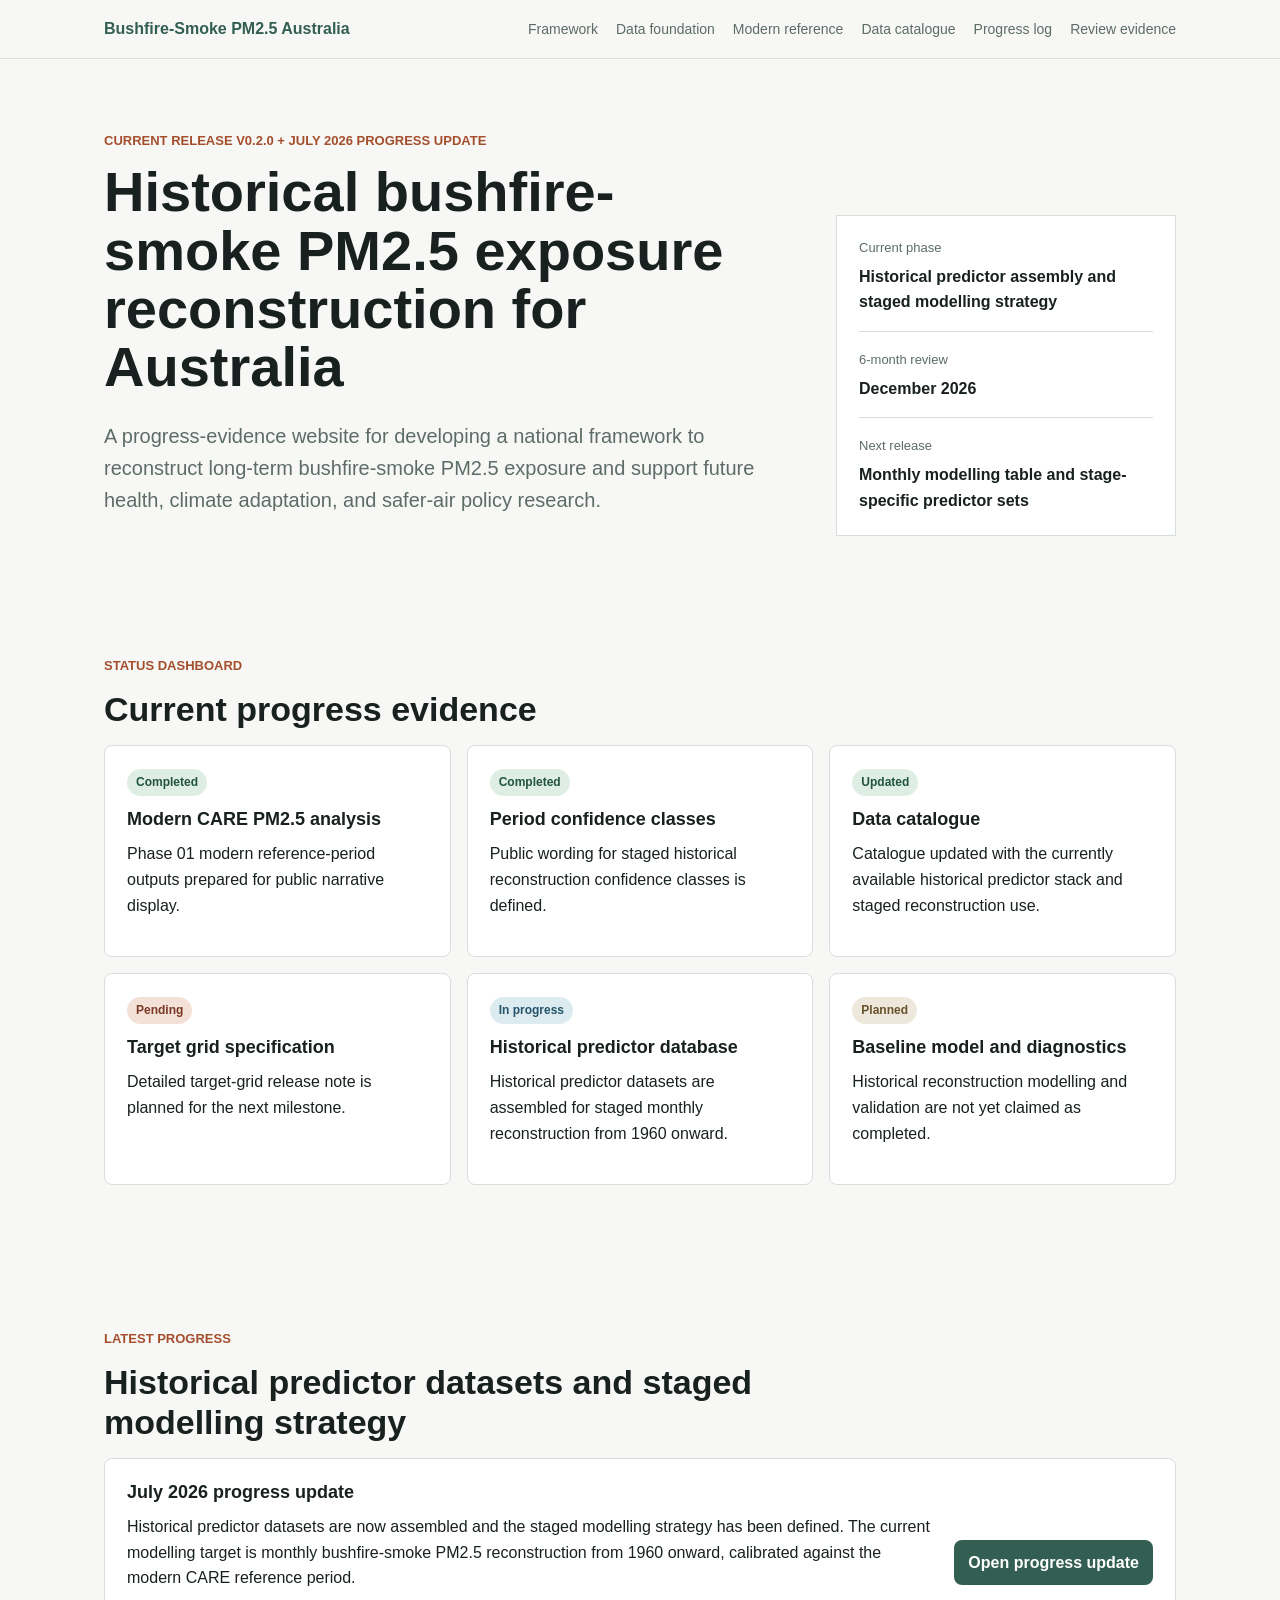
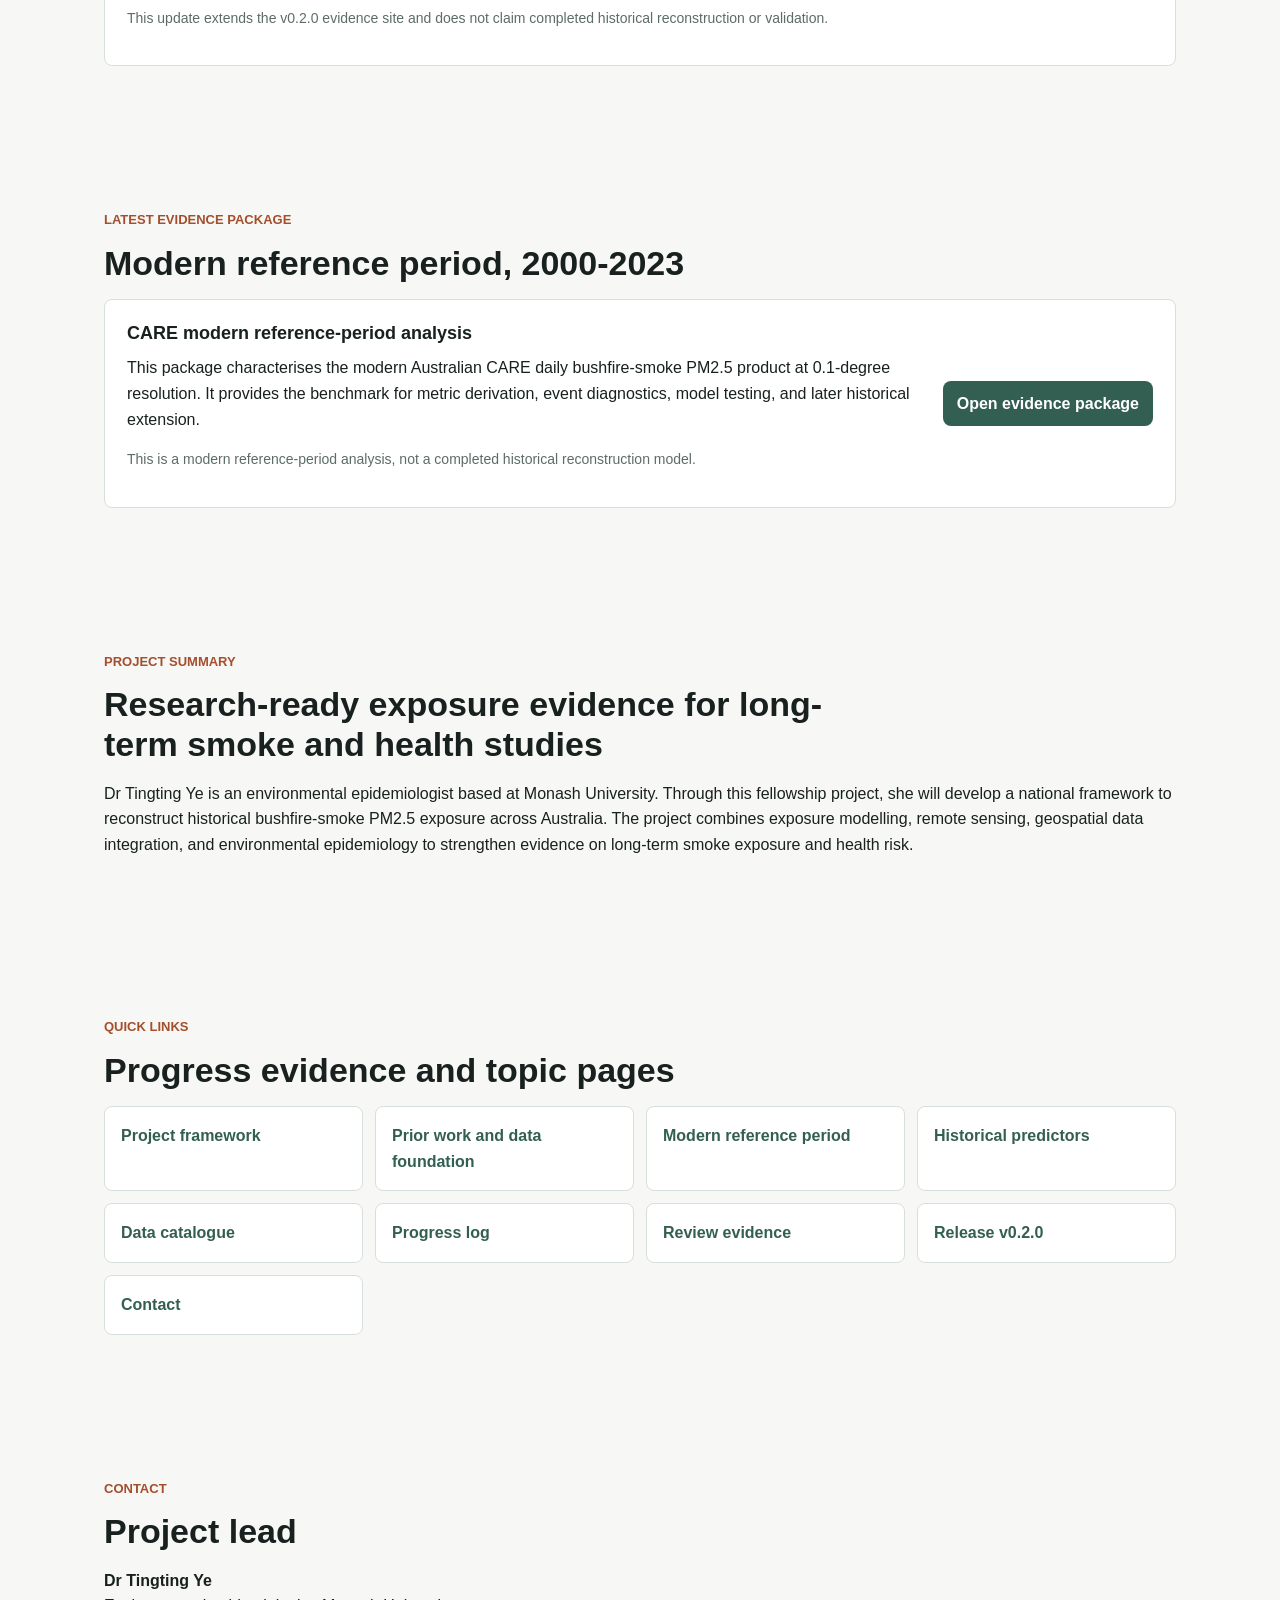
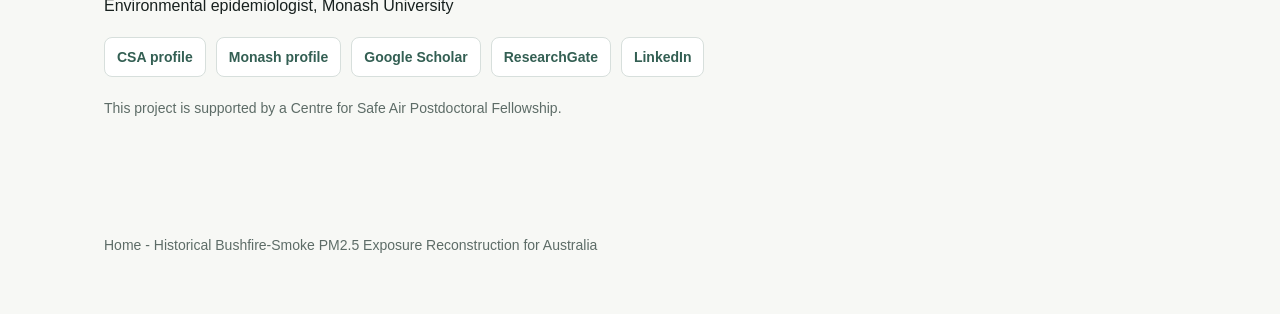
<file: index.html>
<!doctype html>
<html lang="en">
<head>
  <meta charset="utf-8">
  <meta name="viewport" content="width=device-width, initial-scale=1">
  <title>Historical Bushfire-Smoke PM2.5 Exposure Reconstruction for Australia</title>
  <link rel="stylesheet" href="style.css">
  
</head>
<body>
  <header class="site-header"><nav class="nav" aria-label="Main navigation"><a class="brand" href="index.html">Bushfire-Smoke PM2.5 Australia</a><div class="nav-links"><a href="framework.html">Framework</a><a href="data-foundation.html">Data foundation</a><a href="modern-reference-period.html">Modern reference</a><a href="data-catalogue.html">Data catalogue</a><a href="progress-log.html">Progress log</a><a href="review-evidence.html">Review evidence</a></div></nav></header>
  <main>
<section class="hero compact-hero">
  <div class="hero-copy"><p class="eyebrow">Current release v0.2.0 + July 2026 progress update</p><h1>Historical bushfire-smoke PM2.5 exposure reconstruction for Australia</h1><p class="lead">A progress-evidence website for developing a national framework to reconstruct long-term bushfire-smoke PM2.5 exposure and support future health, climate adaptation, and safer-air policy research.</p></div>
  <aside class="status-panel" aria-label="Project status"><div><span class="status-label">Current phase</span><strong>Historical predictor assembly and staged modelling strategy</strong></div><div><span class="status-label">6-month review</span><strong>December 2026</strong></div><div><span class="status-label">Next release</span><strong>Monthly modelling table and stage-specific predictor sets</strong></div></aside>
</section>
<section class="section"><div class="section-heading"><p class="eyebrow">Status Dashboard</p><h2>Current progress evidence</h2></div><div class="dashboard-grid">
  <article class="status-card"><span class="badge completed">Completed</span><h3>Modern CARE PM2.5 analysis</h3><p>Phase 01 modern reference-period outputs prepared for public narrative display.</p></article>
  <article class="status-card"><span class="badge completed">Completed</span><h3>Period confidence classes</h3><p>Public wording for staged historical reconstruction confidence classes is defined.</p></article>
  <article class="status-card"><span class="badge completed">Updated</span><h3>Data catalogue</h3><p>Catalogue updated with the currently available historical predictor stack and staged reconstruction use.</p></article>
  <article class="status-card"><span class="badge pending">Pending</span><h3>Target grid specification</h3><p>Detailed target-grid release note is planned for the next milestone.</p></article>
  <article class="status-card"><span class="badge in-progress">In progress</span><h3>Historical predictor database</h3><p>Historical predictor datasets are assembled for staged monthly reconstruction from 1960 onward.</p></article>
  <article class="status-card"><span class="badge planned">Planned</span><h3>Baseline model and diagnostics</h3><p>Historical reconstruction modelling and validation are not yet claimed as completed.</p></article>
</div></section>
<section class="section split"><div class="section-heading"><p class="eyebrow">Latest Progress</p><h2>Historical predictor datasets and staged modelling strategy</h2></div><div class="feature-panel"><div><h3>July 2026 progress update</h3><p>Historical predictor datasets are now assembled and the staged modelling strategy has been defined. The current modelling target is monthly bushfire-smoke PM2.5 reconstruction from 1960 onward, calibrated against the modern CARE reference period.</p><p class="small">This update extends the v0.2.0 evidence site and does not claim completed historical reconstruction or validation.</p></div><a class="button-link" href="historical-predictors-strategy.html">Open progress update</a></div></section>
<section class="section split"><div class="section-heading"><p class="eyebrow">Latest Evidence Package</p><h2>Modern reference period, 2000-2023</h2></div><div class="feature-panel"><div><h3>CARE modern reference-period analysis</h3><p>This package characterises the modern Australian CARE daily bushfire-smoke PM2.5 product at 0.1-degree resolution. It provides the benchmark for metric derivation, event diagnostics, model testing, and later historical extension.</p><p class="small">This is a modern reference-period analysis, not a completed historical reconstruction model.</p></div><a class="button-link" href="modern-reference-period.html">Open evidence package</a></div></section>
<section class="section"><div class="section-heading"><p class="eyebrow">Project Summary</p><h2>Research-ready exposure evidence for long-term smoke and health studies</h2></div><p>Dr Tingting Ye is an environmental epidemiologist based at Monash University. Through this fellowship project, she will develop a national framework to reconstruct historical bushfire-smoke PM2.5 exposure across Australia. The project combines exposure modelling, remote sensing, geospatial data integration, and environmental epidemiology to strengthen evidence on long-term smoke exposure and health risk.</p></section>
<section class="section"><div class="section-heading"><p class="eyebrow">Quick Links</p><h2>Progress evidence and topic pages</h2></div><div class="link-grid"><a href="framework.html">Project framework</a><a href="data-foundation.html">Prior work and data foundation</a><a href="modern-reference-period.html">Modern reference period</a><a href="historical-predictors-strategy.html">Historical predictors</a><a href="data-catalogue.html">Data catalogue</a><a href="progress-log.html">Progress log</a><a href="review-evidence.html">Review evidence</a><a href="releases/v0.2.0/">Release v0.2.0</a><a href="#contact">Contact</a></div></section>
<section class="section" id="contact"><div class="section-heading"><p class="eyebrow">Contact</p><h2>Project lead</h2></div><p><strong>Dr Tingting Ye</strong><br>Environmental epidemiologist, Monash University</p><div class="profile-links" aria-label="Profile links"><a href="https://safeair.org.au/person/tingting-ye/">CSA profile</a><a href="https://research.monash.edu/en/persons/tingting-ye/">Monash profile</a><a href="https://scholar.google.com/citations?user=IUh9rCUAAAAJ&hl=en">Google Scholar</a><a href="https://www.researchgate.net/profile/Tingting-Ye-3">ResearchGate</a><a href="https://www.linkedin.com/in/tingting-ye-783b5434b/">LinkedIn</a></div><p class="small">This project is supported by a Centre for Safe Air Postdoctoral Fellowship.</p></section></main>
  <footer class="footer"><p><a href="index.html">Home</a> - Historical Bushfire-Smoke PM2.5 Exposure Reconstruction for Australia</p></footer>
</body>
</html>
</file>
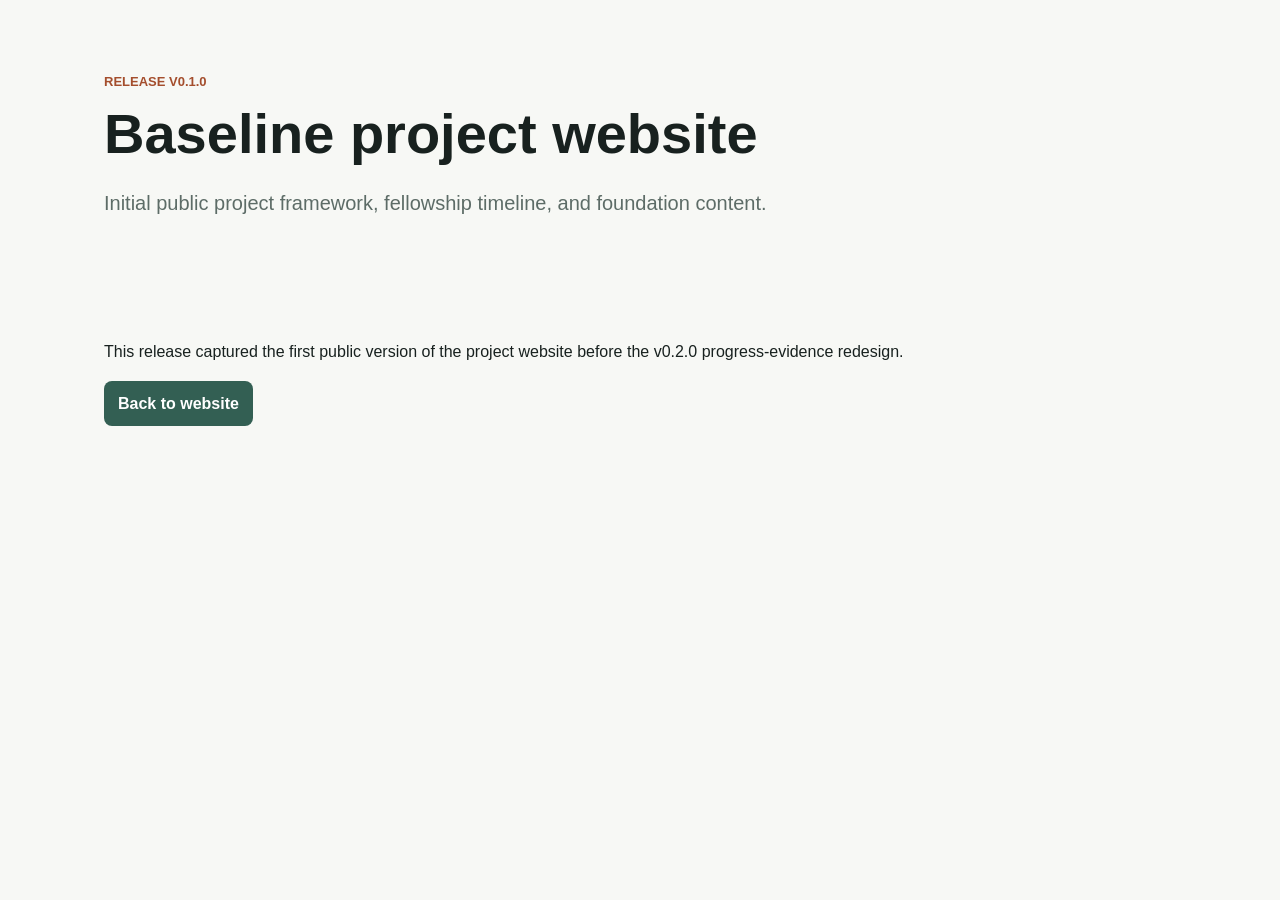
<file: releases/v0.1.0/index.html>
<!doctype html><html lang="en"><head><meta charset="utf-8"><meta name="viewport" content="width=device-width, initial-scale=1"><title>Release v0.1.0 | Bushfire-Smoke PM2.5 Australia</title><link rel="stylesheet" href="../../style.css"></head><body><main><section class="page-hero"><p class="eyebrow">Release v0.1.0</p><h1>Baseline project website</h1><p class="lead">Initial public project framework, fellowship timeline, and foundation content.</p></section><section class="section"><p>This release captured the first public version of the project website before the v0.2.0 progress-evidence redesign.</p><p><a class="button-link" href="../../index.html">Back to website</a></p></section></main></body></html>
</file>
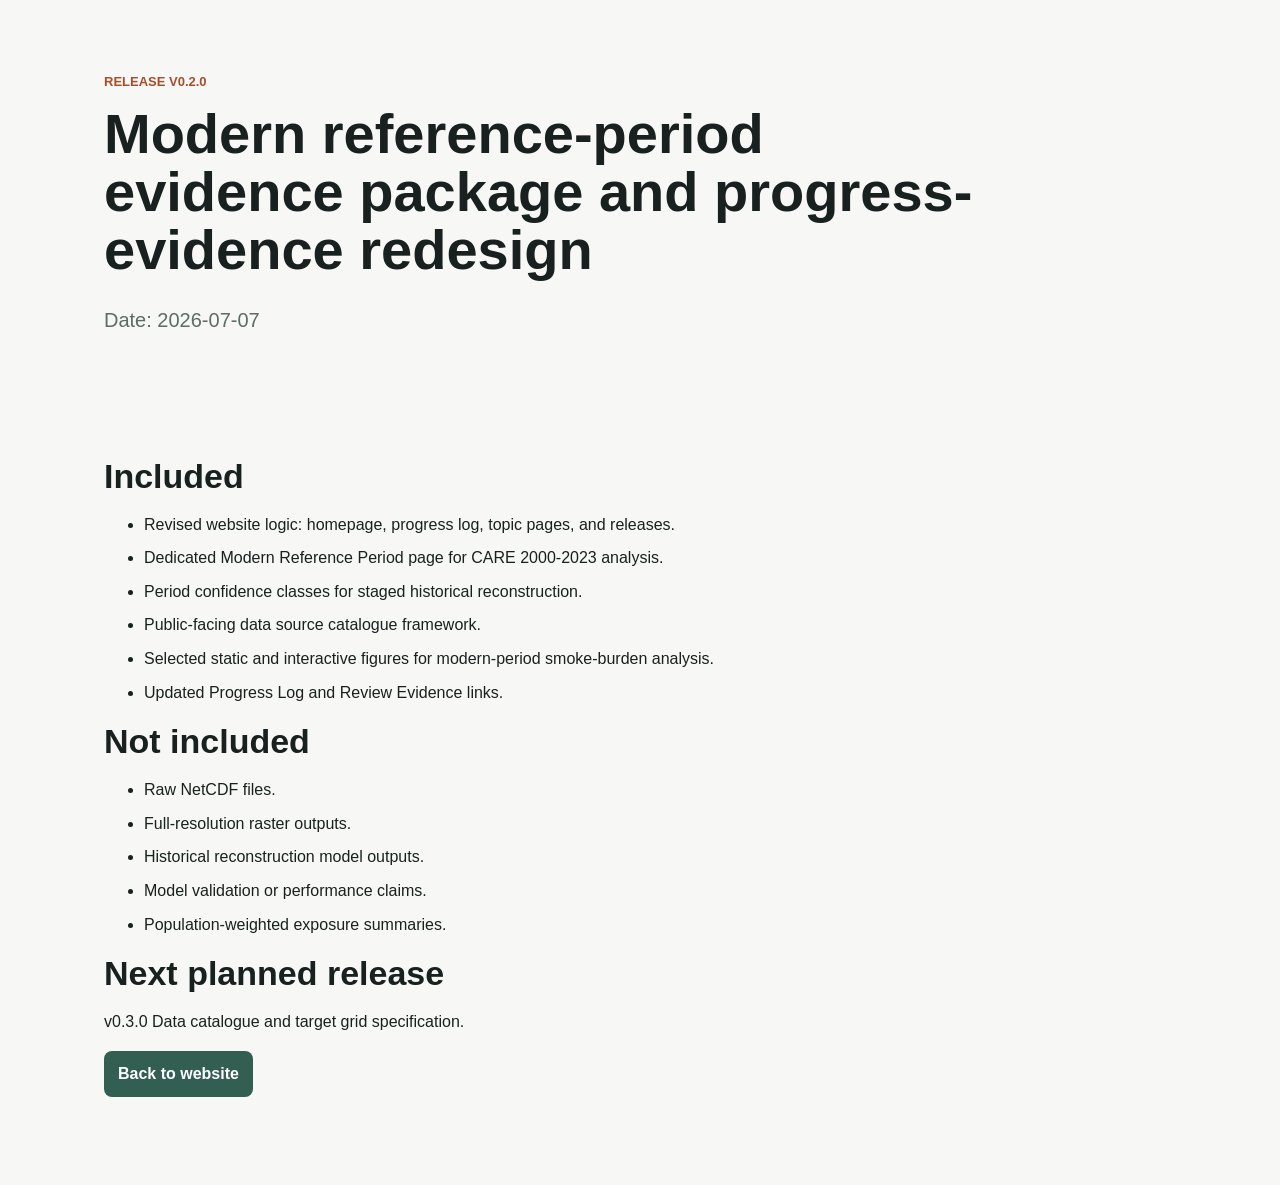
<file: releases/v0.2.0/index.html>
<!doctype html><html lang="en"><head><meta charset="utf-8"><meta name="viewport" content="width=device-width, initial-scale=1"><title>Release v0.2.0 | Bushfire-Smoke PM2.5 Australia</title><link rel="stylesheet" href="../../style.css"></head><body><main><section class="page-hero"><p class="eyebrow">Release v0.2.0</p><h1>Modern reference-period evidence package and progress-evidence redesign</h1><p class="lead">Date: 2026-07-07</p></section><section class="section"><h2>Included</h2><ul class="clean-list"><li>Revised website logic: homepage, progress log, topic pages, and releases.</li><li>Dedicated Modern Reference Period page for CARE 2000-2023 analysis.</li><li>Period confidence classes for staged historical reconstruction.</li><li>Public-facing data source catalogue framework.</li><li>Selected static and interactive figures for modern-period smoke-burden analysis.</li><li>Updated Progress Log and Review Evidence links.</li></ul><h2>Not included</h2><ul class="clean-list"><li>Raw NetCDF files.</li><li>Full-resolution raster outputs.</li><li>Historical reconstruction model outputs.</li><li>Model validation or performance claims.</li><li>Population-weighted exposure summaries.</li></ul><h2>Next planned release</h2><p>v0.3.0 Data catalogue and target grid specification.</p><p><a class="button-link" href="../../index.html">Back to website</a></p></section></main></body></html>
</file>
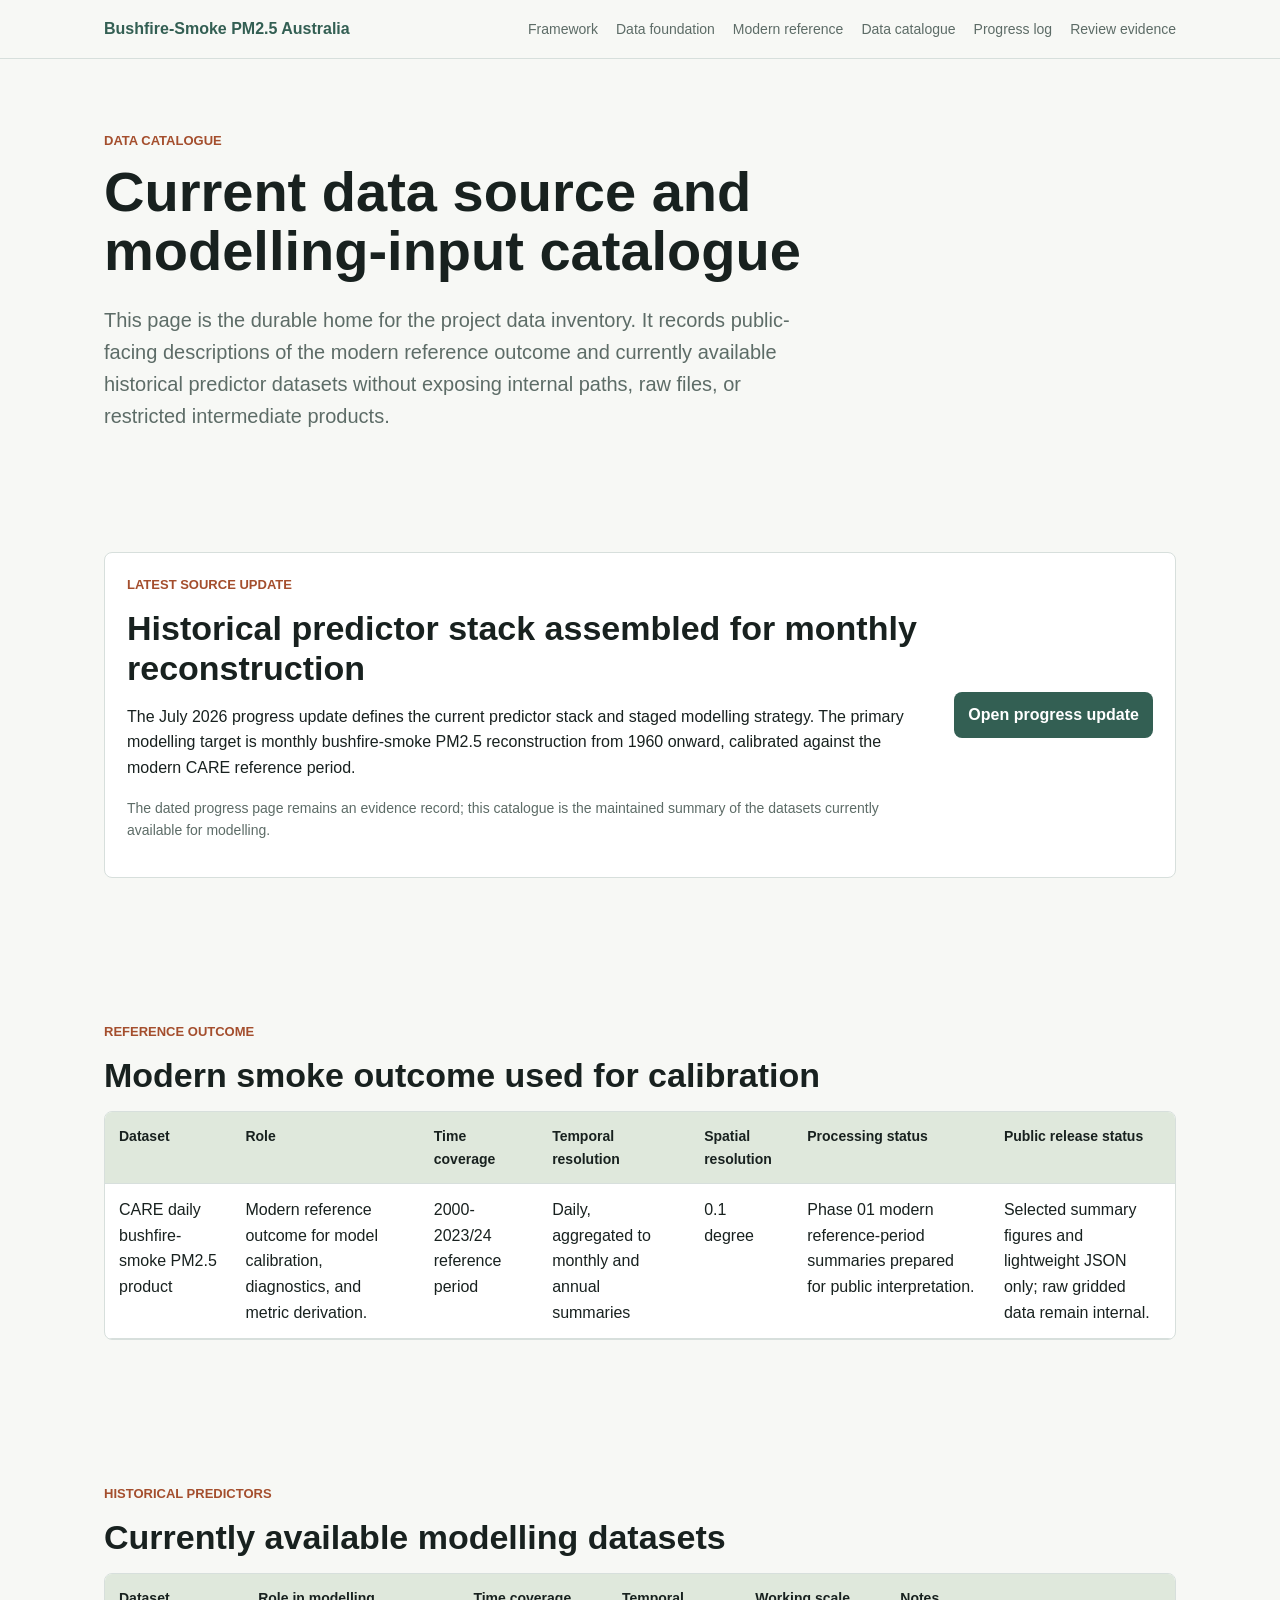
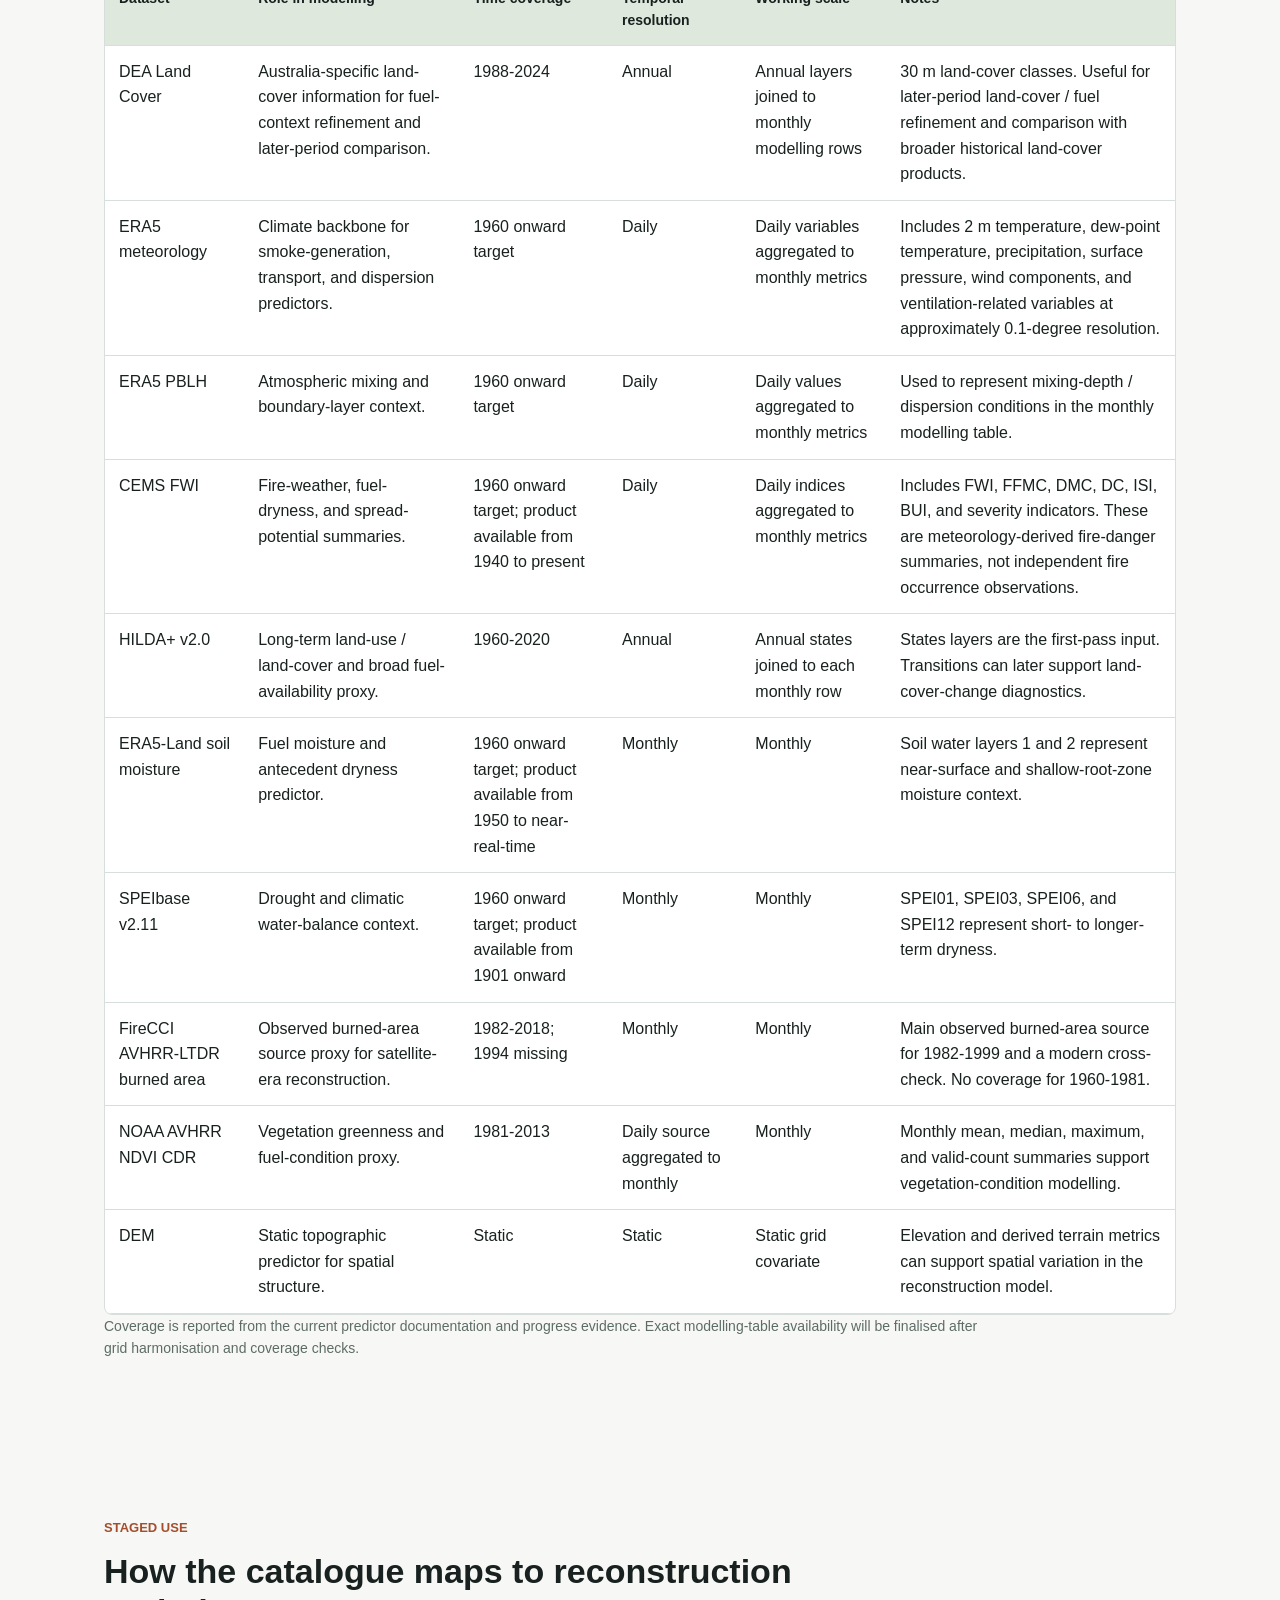
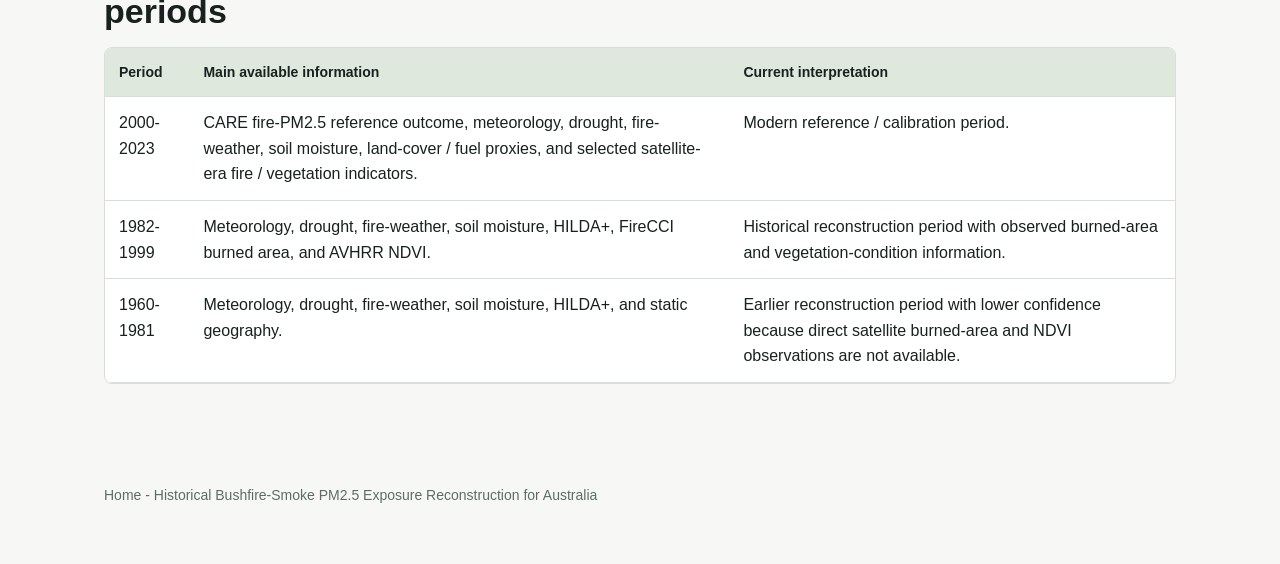
<file: data-catalogue.html>
<!doctype html>
<html lang="en">
<head>
  <meta charset="utf-8">
  <meta name="viewport" content="width=device-width, initial-scale=1">
  <title>Data Catalogue | Bushfire-Smoke PM2.5 Australia</title>
  <link rel="stylesheet" href="style.css">
</head>
<body>
  <header class="site-header"><nav class="nav" aria-label="Main navigation"><a class="brand" href="index.html">Bushfire-Smoke PM2.5 Australia</a><div class="nav-links"><a href="framework.html">Framework</a><a href="data-foundation.html">Data foundation</a><a href="modern-reference-period.html">Modern reference</a><a href="data-catalogue.html">Data catalogue</a><a href="progress-log.html">Progress log</a><a href="review-evidence.html">Review evidence</a></div></nav></header>
  <main>
    <section class="page-hero">
      <p class="eyebrow">Data Catalogue</p>
      <h1>Current data source and modelling-input catalogue</h1>
      <p class="lead">This page is the durable home for the project data inventory. It records public-facing descriptions of the modern reference outcome and currently available historical predictor datasets without exposing internal paths, raw files, or restricted intermediate products.</p>
    </section>

    <section class="section">
      <div class="feature-panel">
        <div>
          <p class="eyebrow">Latest source update</p>
          <h2>Historical predictor stack assembled for monthly reconstruction</h2>
          <p>The July 2026 progress update defines the current predictor stack and staged modelling strategy. The primary modelling target is monthly bushfire-smoke PM2.5 reconstruction from 1960 onward, calibrated against the modern CARE reference period.</p>
          <p class="small">The dated progress page remains an evidence record; this catalogue is the maintained summary of the datasets currently available for modelling.</p>
        </div>
        <a class="button-link" href="historical-predictors-strategy.html">Open progress update</a>
      </div>
    </section>

    <section class="section">
      <div class="section-heading"><p class="eyebrow">Reference Outcome</p><h2>Modern smoke outcome used for calibration</h2></div>
      <div class="table-wrap">
        <table>
          <thead><tr><th>Dataset</th><th>Role</th><th>Time coverage</th><th>Temporal resolution</th><th>Spatial resolution</th><th>Processing status</th><th>Public release status</th></tr></thead>
          <tbody>
            <tr><td>CARE daily bushfire-smoke PM2.5 product</td><td>Modern reference outcome for model calibration, diagnostics, and metric derivation.</td><td>2000-2023/24 reference period</td><td>Daily, aggregated to monthly and annual summaries</td><td>0.1 degree</td><td>Phase 01 modern reference-period summaries prepared for public interpretation.</td><td>Selected summary figures and lightweight JSON only; raw gridded data remain internal.</td></tr>
          </tbody>
        </table>
      </div>
    </section>

    <section class="section">
      <div class="section-heading"><p class="eyebrow">Historical Predictors</p><h2>Currently available modelling datasets</h2></div>
      <div class="table-wrap">
        <table>
          <thead><tr><th>Dataset</th><th>Role in modelling</th><th>Time coverage</th><th>Temporal resolution</th><th>Working scale</th><th>Notes</th></tr></thead>
          <tbody>
            <tr><td>DEA Land Cover</td><td>Australia-specific land-cover information for fuel-context refinement and later-period comparison.</td><td>1988-2024</td><td>Annual</td><td>Annual layers joined to monthly modelling rows</td><td>30 m land-cover classes. Useful for later-period land-cover / fuel refinement and comparison with broader historical land-cover products.</td></tr>
            <tr><td>ERA5 meteorology</td><td>Climate backbone for smoke-generation, transport, and dispersion predictors.</td><td>1960 onward target</td><td>Daily</td><td>Daily variables aggregated to monthly metrics</td><td>Includes 2 m temperature, dew-point temperature, precipitation, surface pressure, wind components, and ventilation-related variables at approximately 0.1-degree resolution.</td></tr>
            <tr><td>ERA5 PBLH</td><td>Atmospheric mixing and boundary-layer context.</td><td>1960 onward target</td><td>Daily</td><td>Daily values aggregated to monthly metrics</td><td>Used to represent mixing-depth / dispersion conditions in the monthly modelling table.</td></tr>
            <tr><td>CEMS FWI</td><td>Fire-weather, fuel-dryness, and spread-potential summaries.</td><td>1960 onward target; product available from 1940 to present</td><td>Daily</td><td>Daily indices aggregated to monthly metrics</td><td>Includes FWI, FFMC, DMC, DC, ISI, BUI, and severity indicators. These are meteorology-derived fire-danger summaries, not independent fire occurrence observations.</td></tr>
            <tr><td>HILDA+ v2.0</td><td>Long-term land-use / land-cover and broad fuel-availability proxy.</td><td>1960-2020</td><td>Annual</td><td>Annual states joined to each monthly row</td><td>States layers are the first-pass input. Transitions can later support land-cover-change diagnostics.</td></tr>
            <tr><td>ERA5-Land soil moisture</td><td>Fuel moisture and antecedent dryness predictor.</td><td>1960 onward target; product available from 1950 to near-real-time</td><td>Monthly</td><td>Monthly</td><td>Soil water layers 1 and 2 represent near-surface and shallow-root-zone moisture context.</td></tr>
            <tr><td>SPEIbase v2.11</td><td>Drought and climatic water-balance context.</td><td>1960 onward target; product available from 1901 onward</td><td>Monthly</td><td>Monthly</td><td>SPEI01, SPEI03, SPEI06, and SPEI12 represent short- to longer-term dryness.</td></tr>
            <tr><td>FireCCI AVHRR-LTDR burned area</td><td>Observed burned-area source proxy for satellite-era reconstruction.</td><td>1982-2018; 1994 missing</td><td>Monthly</td><td>Monthly</td><td>Main observed burned-area source for 1982-1999 and a modern cross-check. No coverage for 1960-1981.</td></tr>
            <tr><td>NOAA AVHRR NDVI CDR</td><td>Vegetation greenness and fuel-condition proxy.</td><td>1981-2013</td><td>Daily source aggregated to monthly</td><td>Monthly</td><td>Monthly mean, median, maximum, and valid-count summaries support vegetation-condition modelling.</td></tr>
            <tr><td>DEM</td><td>Static topographic predictor for spatial structure.</td><td>Static</td><td>Static</td><td>Static grid covariate</td><td>Elevation and derived terrain metrics can support spatial variation in the reconstruction model.</td></tr>
          </tbody>
        </table>
      </div>
      <p class="figure-note">Coverage is reported from the current predictor documentation and progress evidence. Exact modelling-table availability will be finalised after grid harmonisation and coverage checks.</p>
    </section>

    <section class="section">
      <div class="section-heading"><p class="eyebrow">Staged Use</p><h2>How the catalogue maps to reconstruction periods</h2></div>
      <div class="table-wrap">
        <table>
          <thead><tr><th>Period</th><th>Main available information</th><th>Current interpretation</th></tr></thead>
          <tbody>
            <tr><td>2000-2023</td><td>CARE fire-PM2.5 reference outcome, meteorology, drought, fire-weather, soil moisture, land-cover / fuel proxies, and selected satellite-era fire / vegetation indicators.</td><td>Modern reference / calibration period.</td></tr>
            <tr><td>1982-1999</td><td>Meteorology, drought, fire-weather, soil moisture, HILDA+, FireCCI burned area, and AVHRR NDVI.</td><td>Historical reconstruction period with observed burned-area and vegetation-condition information.</td></tr>
            <tr><td>1960-1981</td><td>Meteorology, drought, fire-weather, soil moisture, HILDA+, and static geography.</td><td>Earlier reconstruction period with lower confidence because direct satellite burned-area and NDVI observations are not available.</td></tr>
          </tbody>
        </table>
      </div>
    </section>
  </main>
  <footer class="footer"><p><a href="index.html">Home</a> - Historical Bushfire-Smoke PM2.5 Exposure Reconstruction for Australia</p></footer>
</body>
</html>
</file>
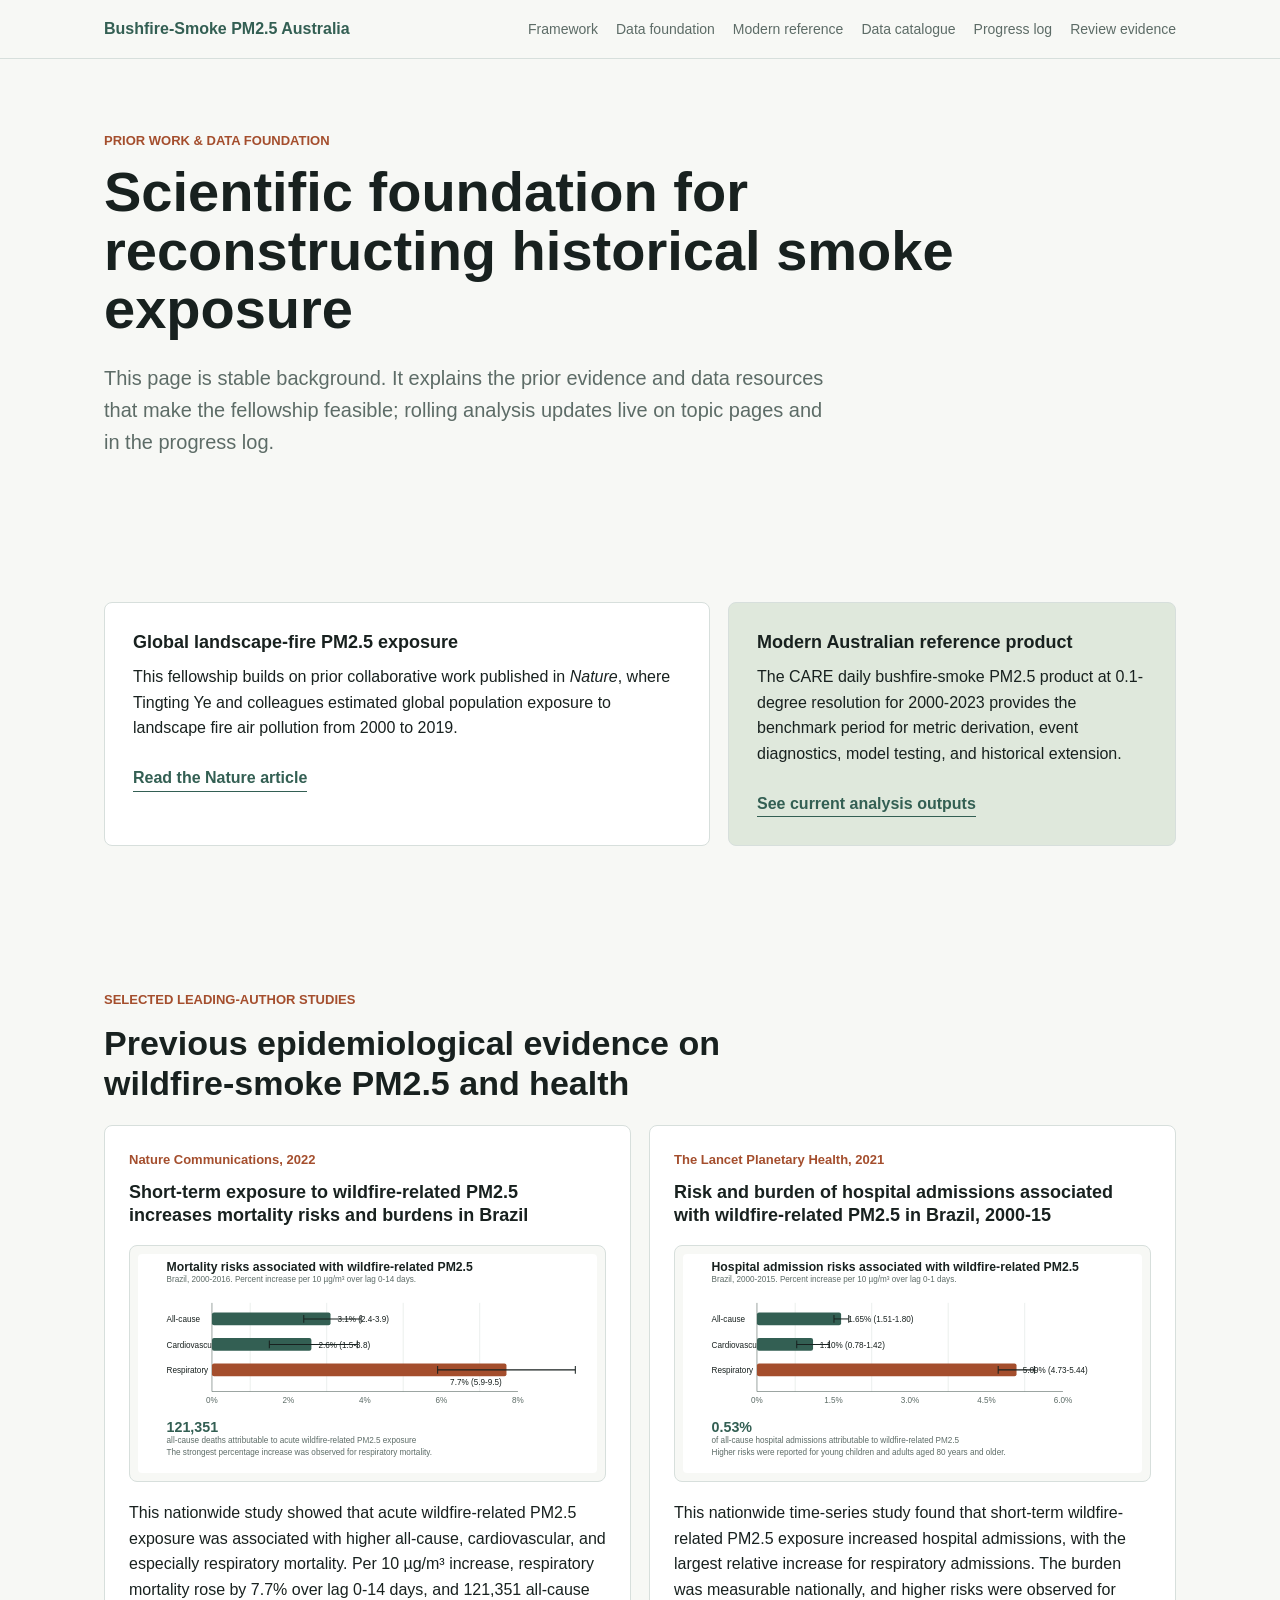
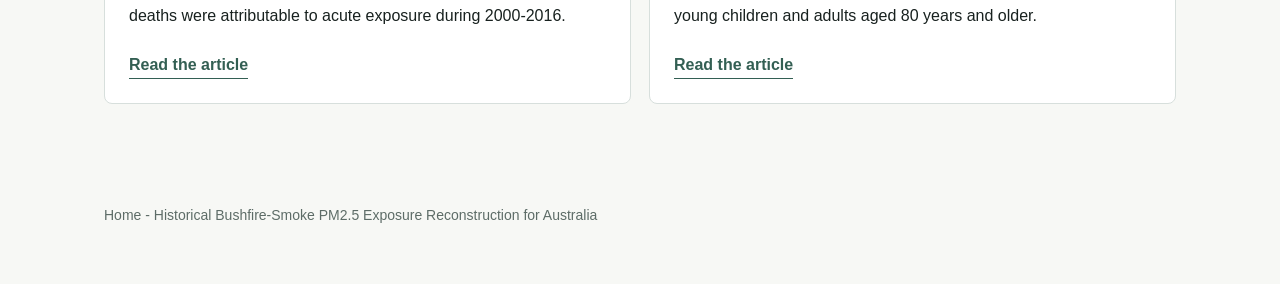
<file: data-foundation.html>
<!doctype html>
<html lang="en">
<head>
  <meta charset="utf-8">
  <meta name="viewport" content="width=device-width, initial-scale=1">
  <title>Prior Work & Data Foundation | Bushfire-Smoke PM2.5 Australia</title>
  <link rel="stylesheet" href="style.css">
  
</head>
<body>
  <header class="site-header"><nav class="nav" aria-label="Main navigation"><a class="brand" href="index.html">Bushfire-Smoke PM2.5 Australia</a><div class="nav-links"><a href="framework.html">Framework</a><a href="data-foundation.html">Data foundation</a><a href="modern-reference-period.html">Modern reference</a><a href="data-catalogue.html">Data catalogue</a><a href="progress-log.html">Progress log</a><a href="review-evidence.html">Review evidence</a></div></nav></header>
  <main><section class="page-hero"><p class="eyebrow">Prior Work & Data Foundation</p><h1>Scientific foundation for reconstructing historical smoke exposure</h1><p class="lead">This page is stable background. It explains the prior evidence and data resources that make the fellowship feasible; rolling analysis updates live on topic pages and in the progress log.</p></section>
<section class="section"><div class="foundation-layout"><article class="feature-card"><h3>Global landscape-fire PM2.5 exposure</h3><p>This fellowship builds on prior collaborative work published in <em>Nature</em>, where Tingting Ye and colleagues estimated global population exposure to landscape fire air pollution from 2000 to 2019.</p><a class="text-link" href="https://www.nature.com/articles/s41586-023-06398-6">Read the Nature article</a></article><article class="feature-card muted-card"><h3>Modern Australian reference product</h3><p>The CARE daily bushfire-smoke PM2.5 product at 0.1-degree resolution for 2000-2023 provides the benchmark period for metric derivation, event diagnostics, model testing, and historical extension.</p><a class="text-link" href="modern-reference-period.html">See current analysis outputs</a></article></div></section>
<section class="section"><div class="section-heading"><p class="eyebrow">Selected Leading-Author Studies</p><h2>Previous epidemiological evidence on wildfire-smoke PM2.5 and health</h2></div><div class="publication-list"><article class="publication-card"><span>Nature Communications, 2022</span><h3>Short-term exposure to wildfire-related PM2.5 increases mortality risks and burdens in Brazil</h3><figure class="publication-figure"><img src="assets/brazil_mortality_results.svg" alt="Summary chart showing mortality risk increases associated with wildfire-related PM2.5 in Brazil"></figure><p>This nationwide study showed that acute wildfire-related PM2.5 exposure was associated with higher all-cause, cardiovascular, and especially respiratory mortality. Per 10 µg/m³ increase, respiratory mortality rose by 7.7% over lag 0-14 days, and 121,351 all-cause deaths were attributable to acute exposure during 2000-2016.</p><a class="text-link" href="https://www.nature.com/articles/s41467-022-35326-x">Read the article</a></article><article class="publication-card"><span>The Lancet Planetary Health, 2021</span><h3>Risk and burden of hospital admissions associated with wildfire-related PM2.5 in Brazil, 2000-15</h3><figure class="publication-figure"><img src="assets/brazil_hospital_admissions_results.svg" alt="Summary chart showing hospital admission risk increases associated with wildfire-related PM2.5 in Brazil"></figure><p>This nationwide time-series study found that short-term wildfire-related PM2.5 exposure increased hospital admissions, with the largest relative increase for respiratory admissions. The burden was measurable nationally, and higher risks were observed for young children and adults aged 80 years and older.</p><a class="text-link" href="https://www.thelancet.com/journals/lanplh/article/PIIS2542-5196(21)00173-X/fulltext">Read the article</a></article></div></section></main>
  <footer class="footer"><p><a href="index.html">Home</a> - Historical Bushfire-Smoke PM2.5 Exposure Reconstruction for Australia</p></footer>
</body>
</html>
</file>
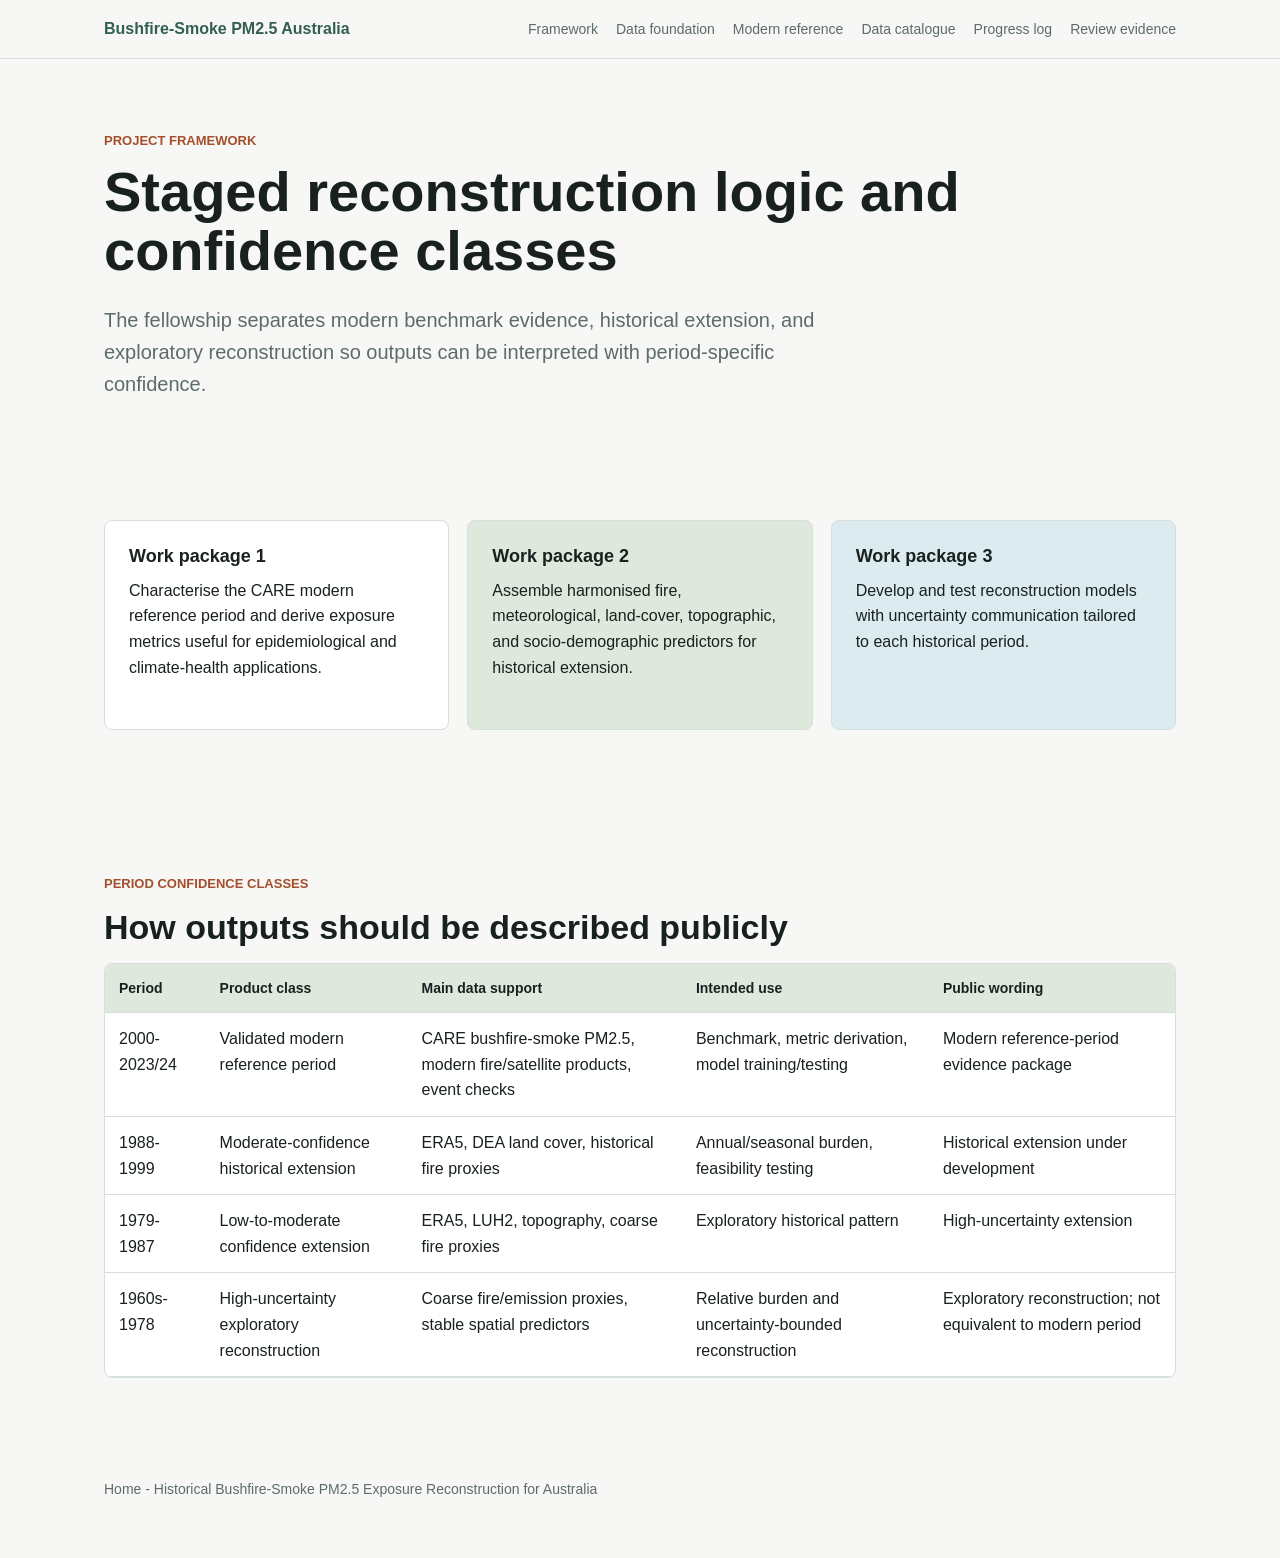
<file: framework.html>
<!doctype html>
<html lang="en">
<head>
  <meta charset="utf-8">
  <meta name="viewport" content="width=device-width, initial-scale=1">
  <title>Project Framework | Bushfire-Smoke PM2.5 Australia</title>
  <link rel="stylesheet" href="style.css">
  
</head>
<body>
  <header class="site-header"><nav class="nav" aria-label="Main navigation"><a class="brand" href="index.html">Bushfire-Smoke PM2.5 Australia</a><div class="nav-links"><a href="framework.html">Framework</a><a href="data-foundation.html">Data foundation</a><a href="modern-reference-period.html">Modern reference</a><a href="data-catalogue.html">Data catalogue</a><a href="progress-log.html">Progress log</a><a href="review-evidence.html">Review evidence</a></div></nav></header>
  <main><section class="page-hero"><p class="eyebrow">Project Framework</p><h1>Staged reconstruction logic and confidence classes</h1><p class="lead">The fellowship separates modern benchmark evidence, historical extension, and exploratory reconstruction so outputs can be interpreted with period-specific confidence.</p></section>
<section class="section"><div class="grid three"><article class="card"><h3>Work package 1</h3><p>Characterise the CARE modern reference period and derive exposure metrics useful for epidemiological and climate-health applications.</p></article><article class="card"><h3>Work package 2</h3><p>Assemble harmonised fire, meteorological, land-cover, topographic, and socio-demographic predictors for historical extension.</p></article><article class="card"><h3>Work package 3</h3><p>Develop and test reconstruction models with uncertainty communication tailored to each historical period.</p></article></div></section>
<section class="section"><div class="section-heading"><p class="eyebrow">Period Confidence Classes</p><h2>How outputs should be described publicly</h2></div><div class="table-wrap"><table><thead><tr><th>Period</th><th>Product class</th><th>Main data support</th><th>Intended use</th><th>Public wording</th></tr></thead><tbody><tr><td>2000-2023/24</td><td>Validated modern reference period</td><td>CARE bushfire-smoke PM2.5, modern fire/satellite products, event checks</td><td>Benchmark, metric derivation, model training/testing</td><td>Modern reference-period evidence package</td></tr><tr><td>1988-1999</td><td>Moderate-confidence historical extension</td><td>ERA5, DEA land cover, historical fire proxies</td><td>Annual/seasonal burden, feasibility testing</td><td>Historical extension under development</td></tr><tr><td>1979-1987</td><td>Low-to-moderate confidence extension</td><td>ERA5, LUH2, topography, coarse fire proxies</td><td>Exploratory historical pattern</td><td>High-uncertainty extension</td></tr><tr><td>1960s-1978</td><td>High-uncertainty exploratory reconstruction</td><td>Coarse fire/emission proxies, stable spatial predictors</td><td>Relative burden and uncertainty-bounded reconstruction</td><td>Exploratory reconstruction; not equivalent to modern period</td></tr></tbody></table></div></section></main>
  <footer class="footer"><p><a href="index.html">Home</a> - Historical Bushfire-Smoke PM2.5 Exposure Reconstruction for Australia</p></footer>
</body>
</html>
</file>
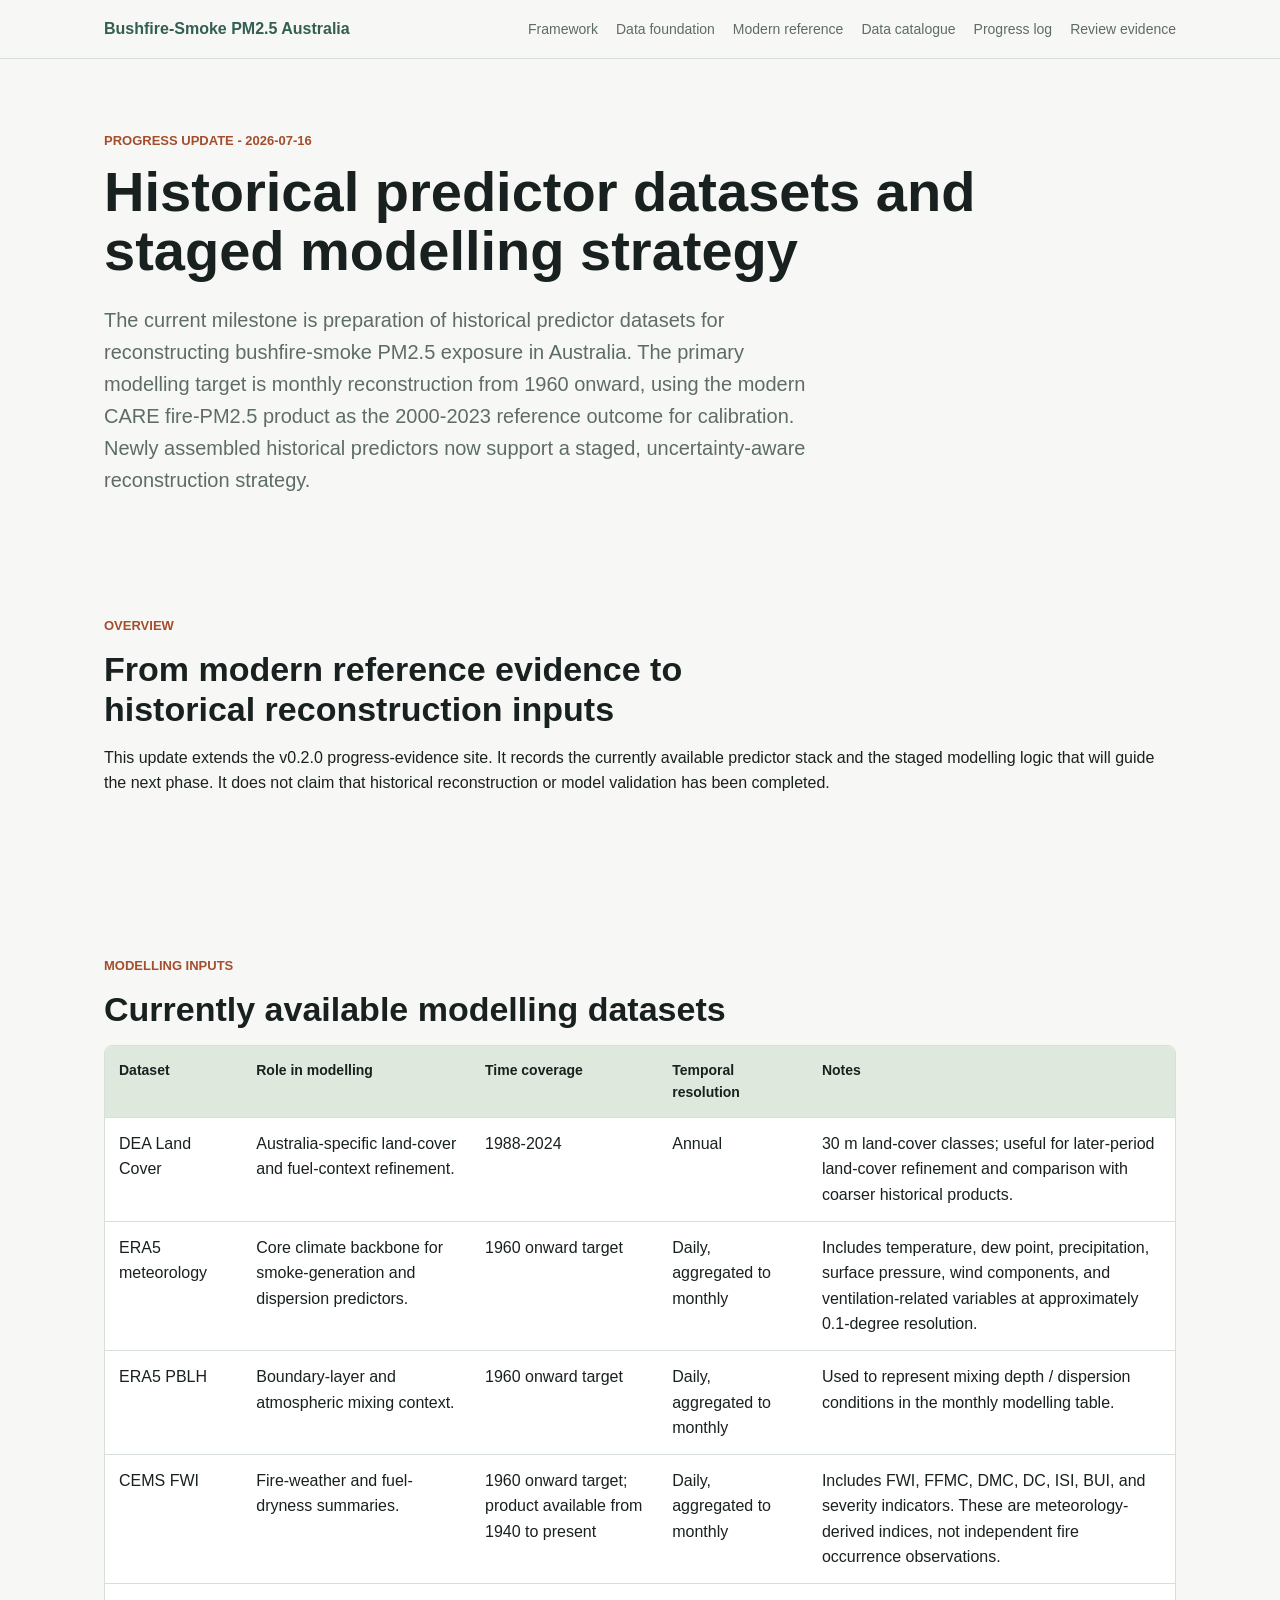
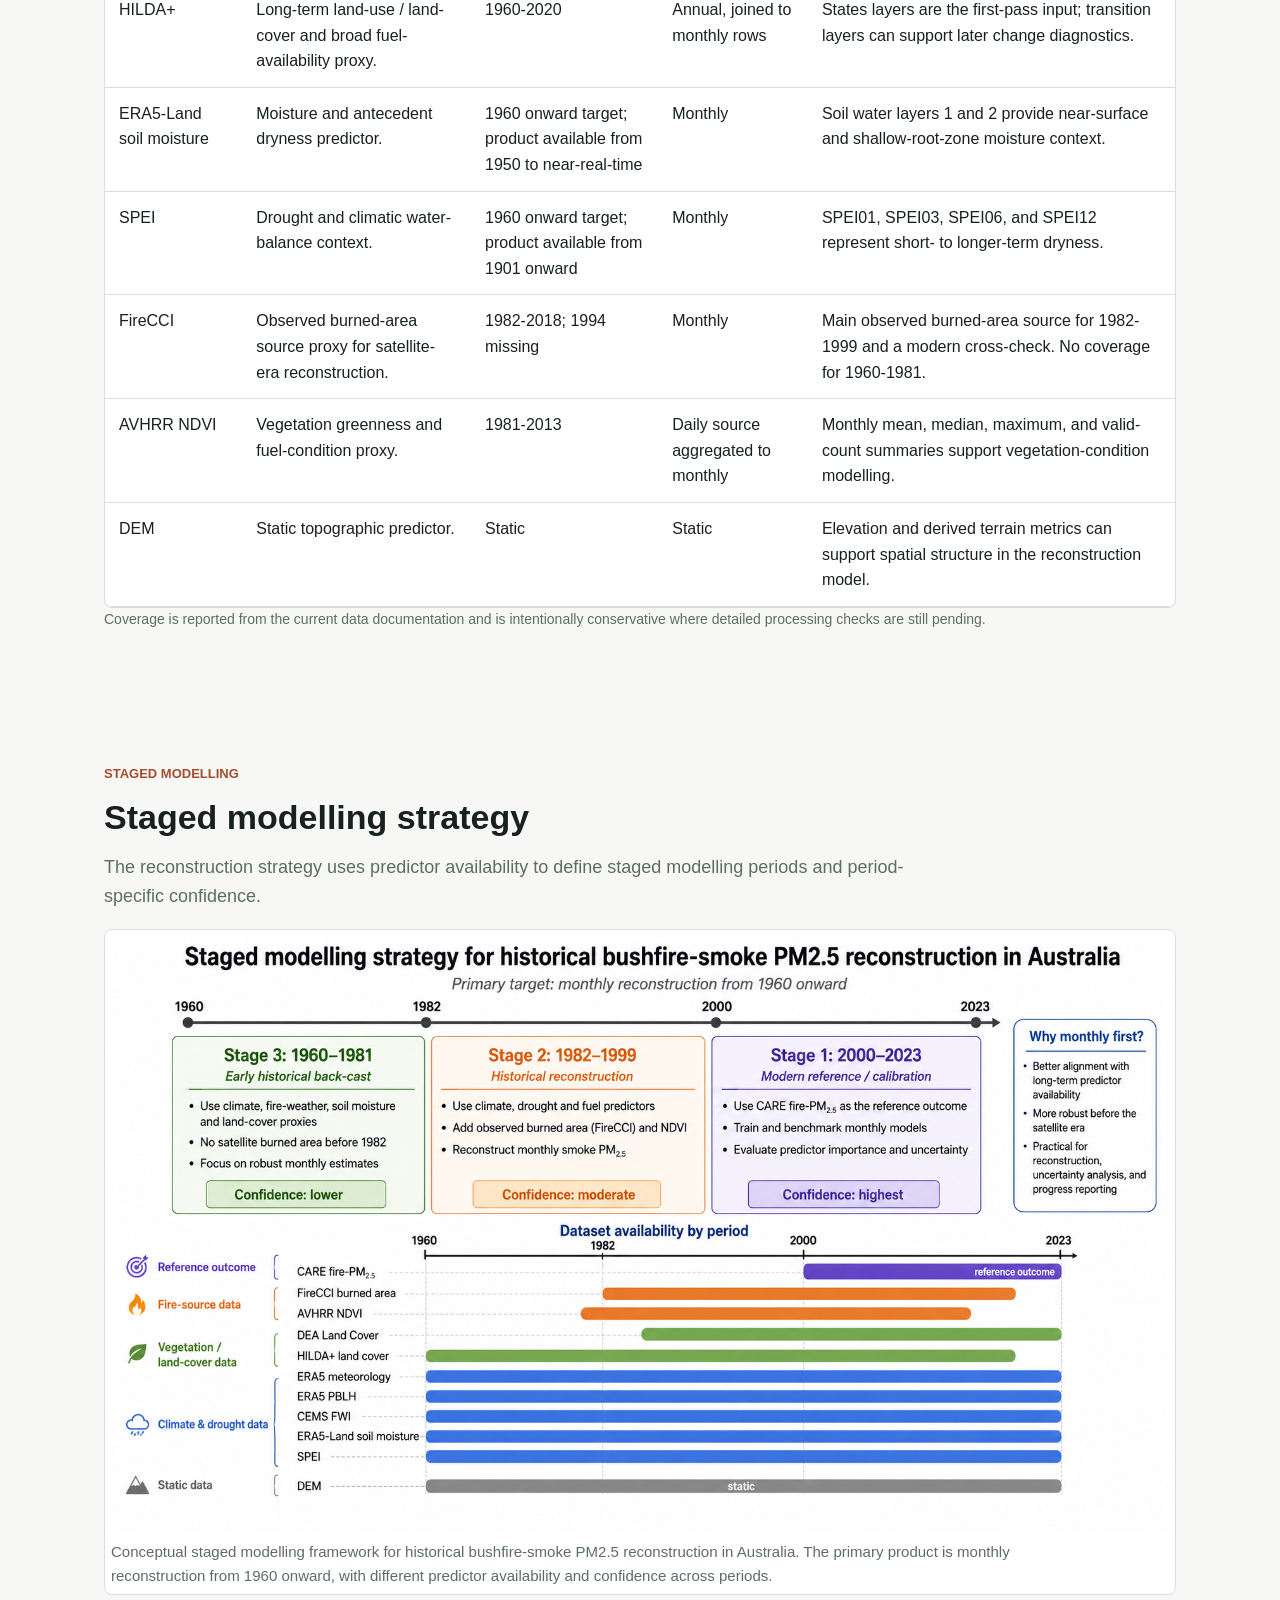
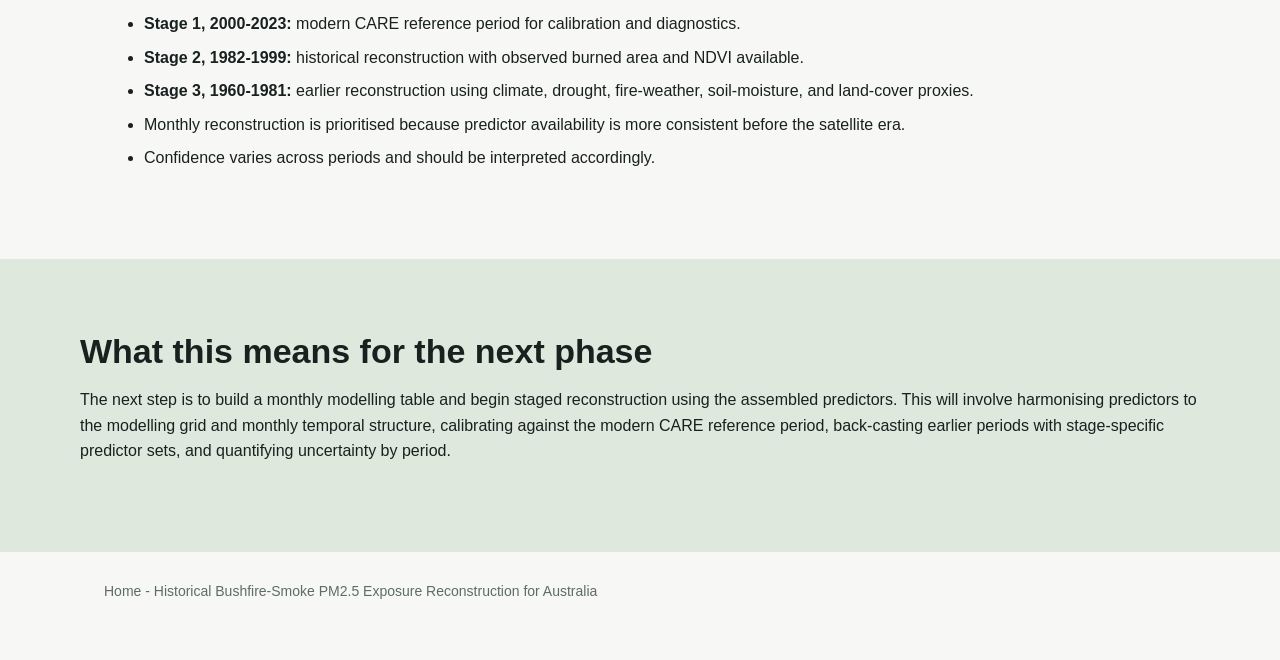
<file: historical-predictors-strategy.html>
<!doctype html>
<html lang="en">
<head>
  <meta charset="utf-8">
  <meta name="viewport" content="width=device-width, initial-scale=1">
  <title>Historical Predictor Datasets and Staged Modelling Strategy | Bushfire-Smoke PM2.5 Australia</title>
  <link rel="stylesheet" href="style.css">
</head>
<body>
  <header class="site-header"><nav class="nav" aria-label="Main navigation"><a class="brand" href="index.html">Bushfire-Smoke PM2.5 Australia</a><div class="nav-links"><a href="framework.html">Framework</a><a href="data-foundation.html">Data foundation</a><a href="modern-reference-period.html">Modern reference</a><a href="data-catalogue.html">Data catalogue</a><a href="progress-log.html">Progress log</a><a href="review-evidence.html">Review evidence</a></div></nav></header>
  <main>
    <section class="page-hero">
      <p class="eyebrow">Progress update - 2026-07-16</p>
      <h1>Historical predictor datasets and staged modelling strategy</h1>
      <p class="lead">The current milestone is preparation of historical predictor datasets for reconstructing bushfire-smoke PM2.5 exposure in Australia. The primary modelling target is monthly reconstruction from 1960 onward, using the modern CARE fire-PM2.5 product as the 2000-2023 reference outcome for calibration. Newly assembled historical predictors now support a staged, uncertainty-aware reconstruction strategy.</p>
    </section>

    <section class="section">
      <div class="section-heading"><p class="eyebrow">Overview</p><h2>From modern reference evidence to historical reconstruction inputs</h2></div>
      <p>This update extends the v0.2.0 progress-evidence site. It records the currently available predictor stack and the staged modelling logic that will guide the next phase. It does not claim that historical reconstruction or model validation has been completed.</p>
    </section>

    <section class="section">
      <div class="section-heading"><p class="eyebrow">Modelling Inputs</p><h2>Currently available modelling datasets</h2></div>
      <div class="table-wrap">
        <table>
          <thead><tr><th>Dataset</th><th>Role in modelling</th><th>Time coverage</th><th>Temporal resolution</th><th>Notes</th></tr></thead>
          <tbody>
            <tr><td>DEA Land Cover</td><td>Australia-specific land-cover and fuel-context refinement.</td><td>1988-2024</td><td>Annual</td><td>30 m land-cover classes; useful for later-period land-cover refinement and comparison with coarser historical products.</td></tr>
            <tr><td>ERA5 meteorology</td><td>Core climate backbone for smoke-generation and dispersion predictors.</td><td>1960 onward target</td><td>Daily, aggregated to monthly</td><td>Includes temperature, dew point, precipitation, surface pressure, wind components, and ventilation-related variables at approximately 0.1-degree resolution.</td></tr>
            <tr><td>ERA5 PBLH</td><td>Boundary-layer and atmospheric mixing context.</td><td>1960 onward target</td><td>Daily, aggregated to monthly</td><td>Used to represent mixing depth / dispersion conditions in the monthly modelling table.</td></tr>
            <tr><td>CEMS FWI</td><td>Fire-weather and fuel-dryness summaries.</td><td>1960 onward target; product available from 1940 to present</td><td>Daily, aggregated to monthly</td><td>Includes FWI, FFMC, DMC, DC, ISI, BUI, and severity indicators. These are meteorology-derived indices, not independent fire occurrence observations.</td></tr>
            <tr><td>HILDA+</td><td>Long-term land-use / land-cover and broad fuel-availability proxy.</td><td>1960-2020</td><td>Annual, joined to monthly rows</td><td>States layers are the first-pass input; transition layers can support later change diagnostics.</td></tr>
            <tr><td>ERA5-Land soil moisture</td><td>Moisture and antecedent dryness predictor.</td><td>1960 onward target; product available from 1950 to near-real-time</td><td>Monthly</td><td>Soil water layers 1 and 2 provide near-surface and shallow-root-zone moisture context.</td></tr>
            <tr><td>SPEI</td><td>Drought and climatic water-balance context.</td><td>1960 onward target; product available from 1901 onward</td><td>Monthly</td><td>SPEI01, SPEI03, SPEI06, and SPEI12 represent short- to longer-term dryness.</td></tr>
            <tr><td>FireCCI</td><td>Observed burned-area source proxy for satellite-era reconstruction.</td><td>1982-2018; 1994 missing</td><td>Monthly</td><td>Main observed burned-area source for 1982-1999 and a modern cross-check. No coverage for 1960-1981.</td></tr>
            <tr><td>AVHRR NDVI</td><td>Vegetation greenness and fuel-condition proxy.</td><td>1981-2013</td><td>Daily source aggregated to monthly</td><td>Monthly mean, median, maximum, and valid-count summaries support vegetation-condition modelling.</td></tr>
            <tr><td>DEM</td><td>Static topographic predictor.</td><td>Static</td><td>Static</td><td>Elevation and derived terrain metrics can support spatial structure in the reconstruction model.</td></tr>
          </tbody>
        </table>
      </div>
      <p class="figure-note">Coverage is reported from the current data documentation and is intentionally conservative where detailed processing checks are still pending.</p>
    </section>

    <section class="section figure-block">
      <div class="section-heading"><p class="eyebrow">Staged Modelling</p><h2>Staged modelling strategy</h2></div>
      <p class="figure-message">The reconstruction strategy uses predictor availability to define staged modelling periods and period-specific confidence.</p>
      <figure class="strategy-figure"><img src="assets/img/staged-modelling-strategy.png" alt="Conceptual staged modelling strategy for historical bushfire-smoke PM2.5 reconstruction in Australia"><figcaption>Conceptual staged modelling framework for historical bushfire-smoke PM2.5 reconstruction in Australia. The primary product is monthly reconstruction from 1960 onward, with different predictor availability and confidence across periods.</figcaption></figure>
      <ul class="clean-list">
        <li><strong>Stage 1, 2000-2023:</strong> modern CARE reference period for calibration and diagnostics.</li>
        <li><strong>Stage 2, 1982-1999:</strong> historical reconstruction with observed burned area and NDVI available.</li>
        <li><strong>Stage 3, 1960-1981:</strong> earlier reconstruction using climate, drought, fire-weather, soil-moisture, and land-cover proxies.</li>
        <li>Monthly reconstruction is prioritised because predictor availability is more consistent before the satellite era.</li>
        <li>Confidence varies across periods and should be interpreted accordingly.</li>
      </ul>
    </section>

    <section class="section note-band">
      <h2>What this means for the next phase</h2>
      <p>The next step is to build a monthly modelling table and begin staged reconstruction using the assembled predictors. This will involve harmonising predictors to the modelling grid and monthly temporal structure, calibrating against the modern CARE reference period, back-casting earlier periods with stage-specific predictor sets, and quantifying uncertainty by period.</p>
    </section>
  </main>
  <footer class="footer"><p><a href="index.html">Home</a> - Historical Bushfire-Smoke PM2.5 Exposure Reconstruction for Australia</p></footer>
</body>
</html>
</file>
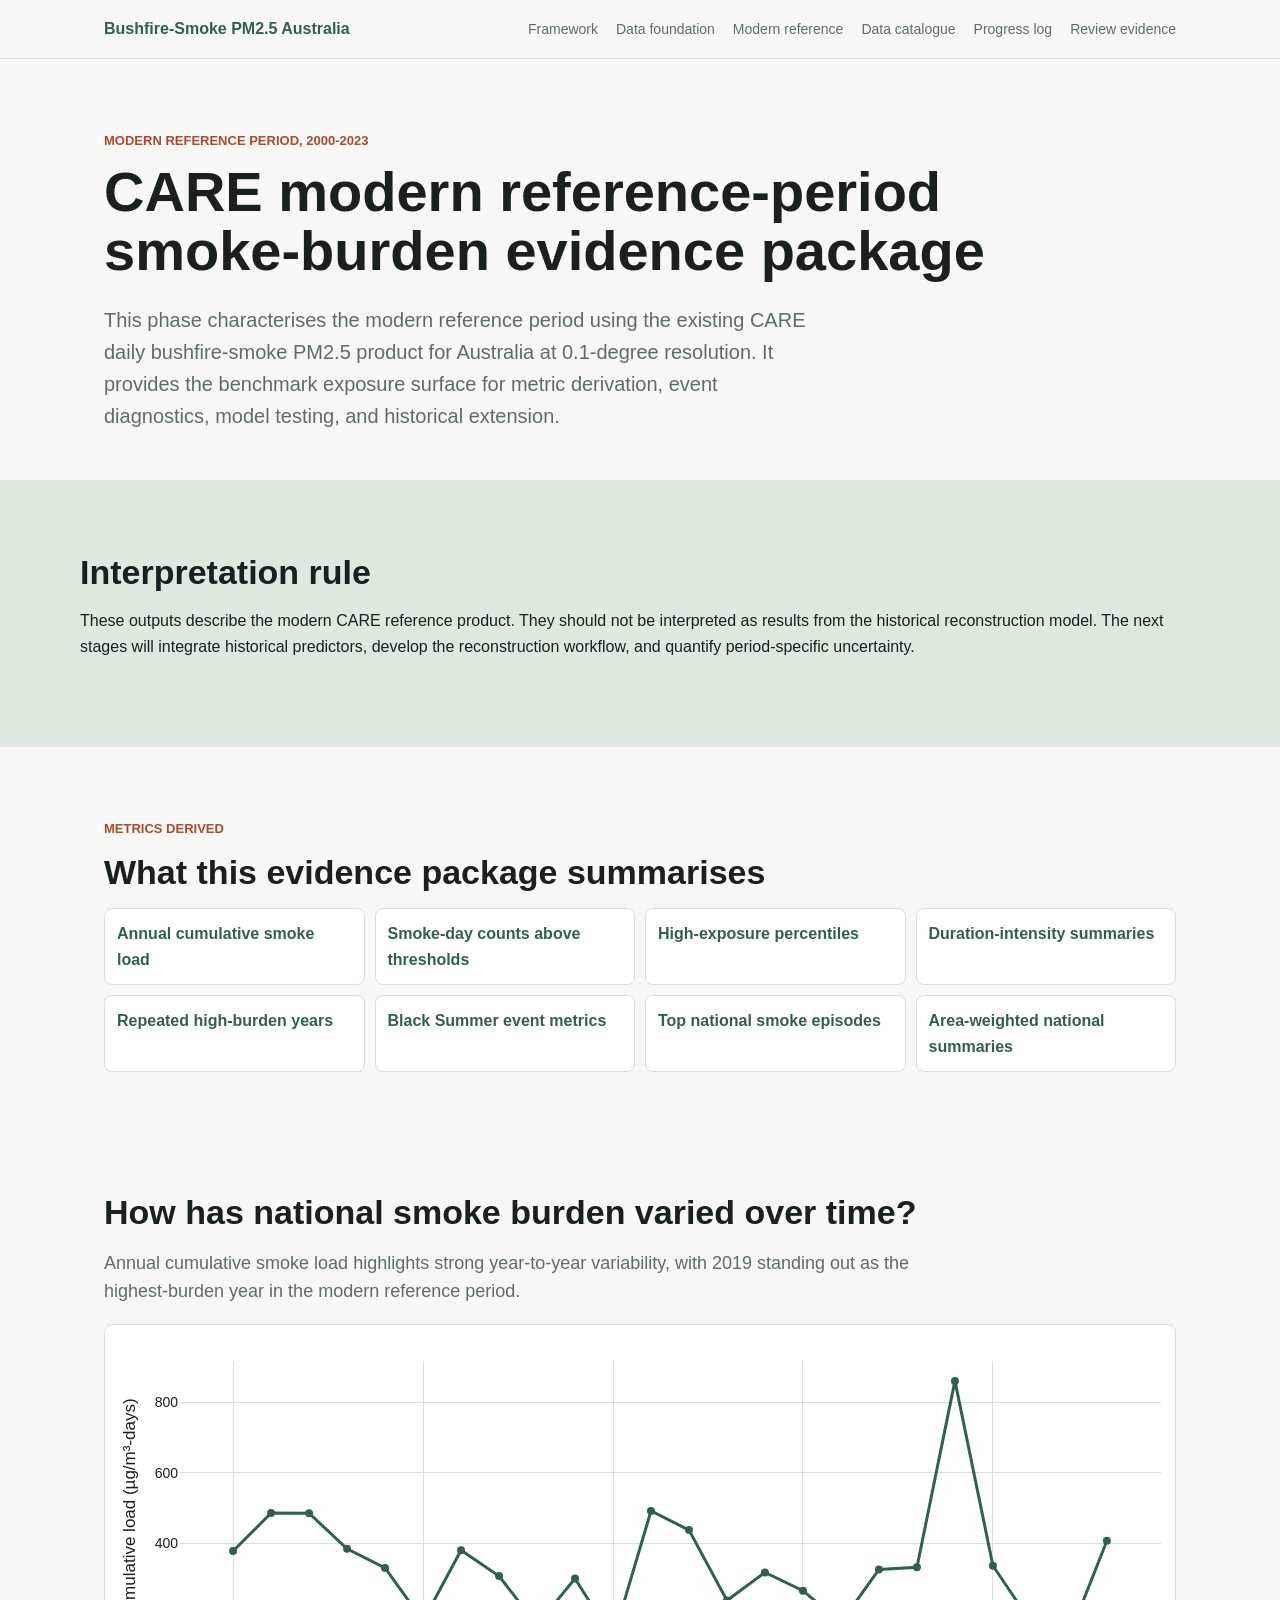
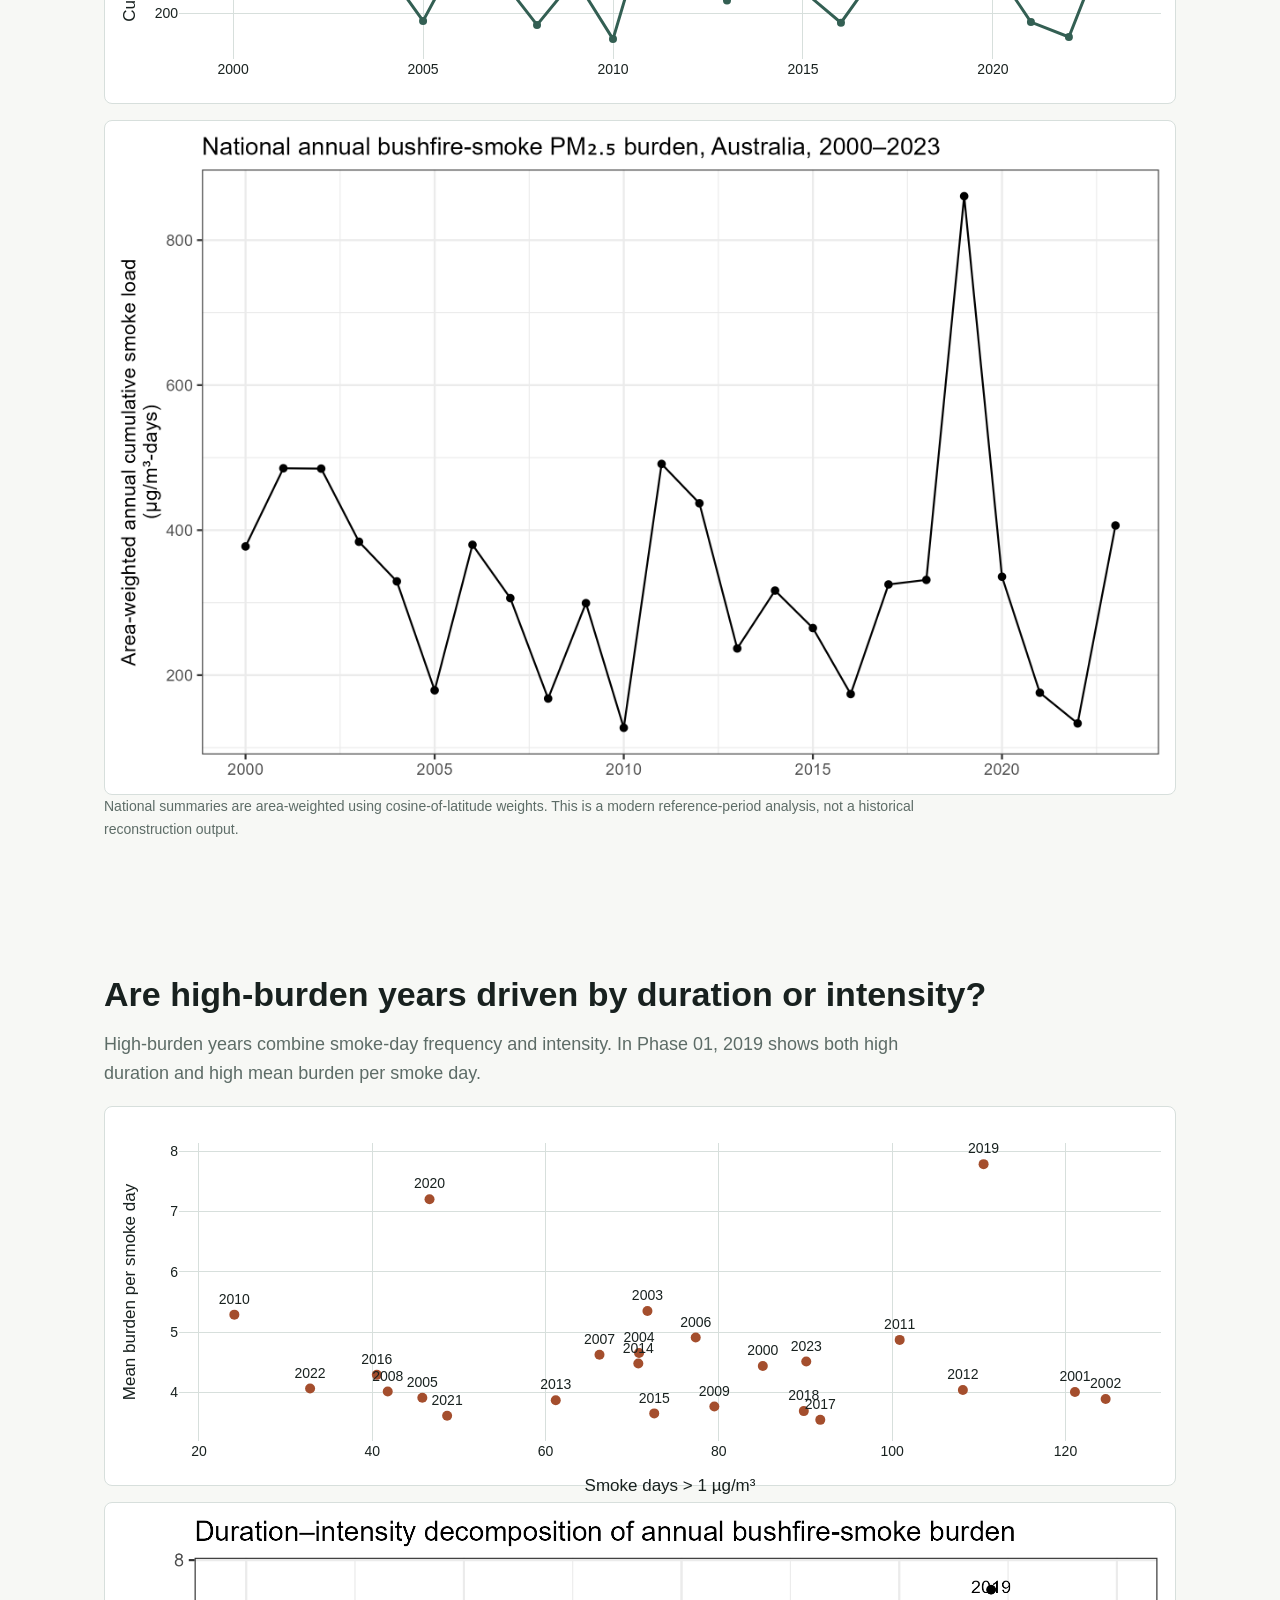
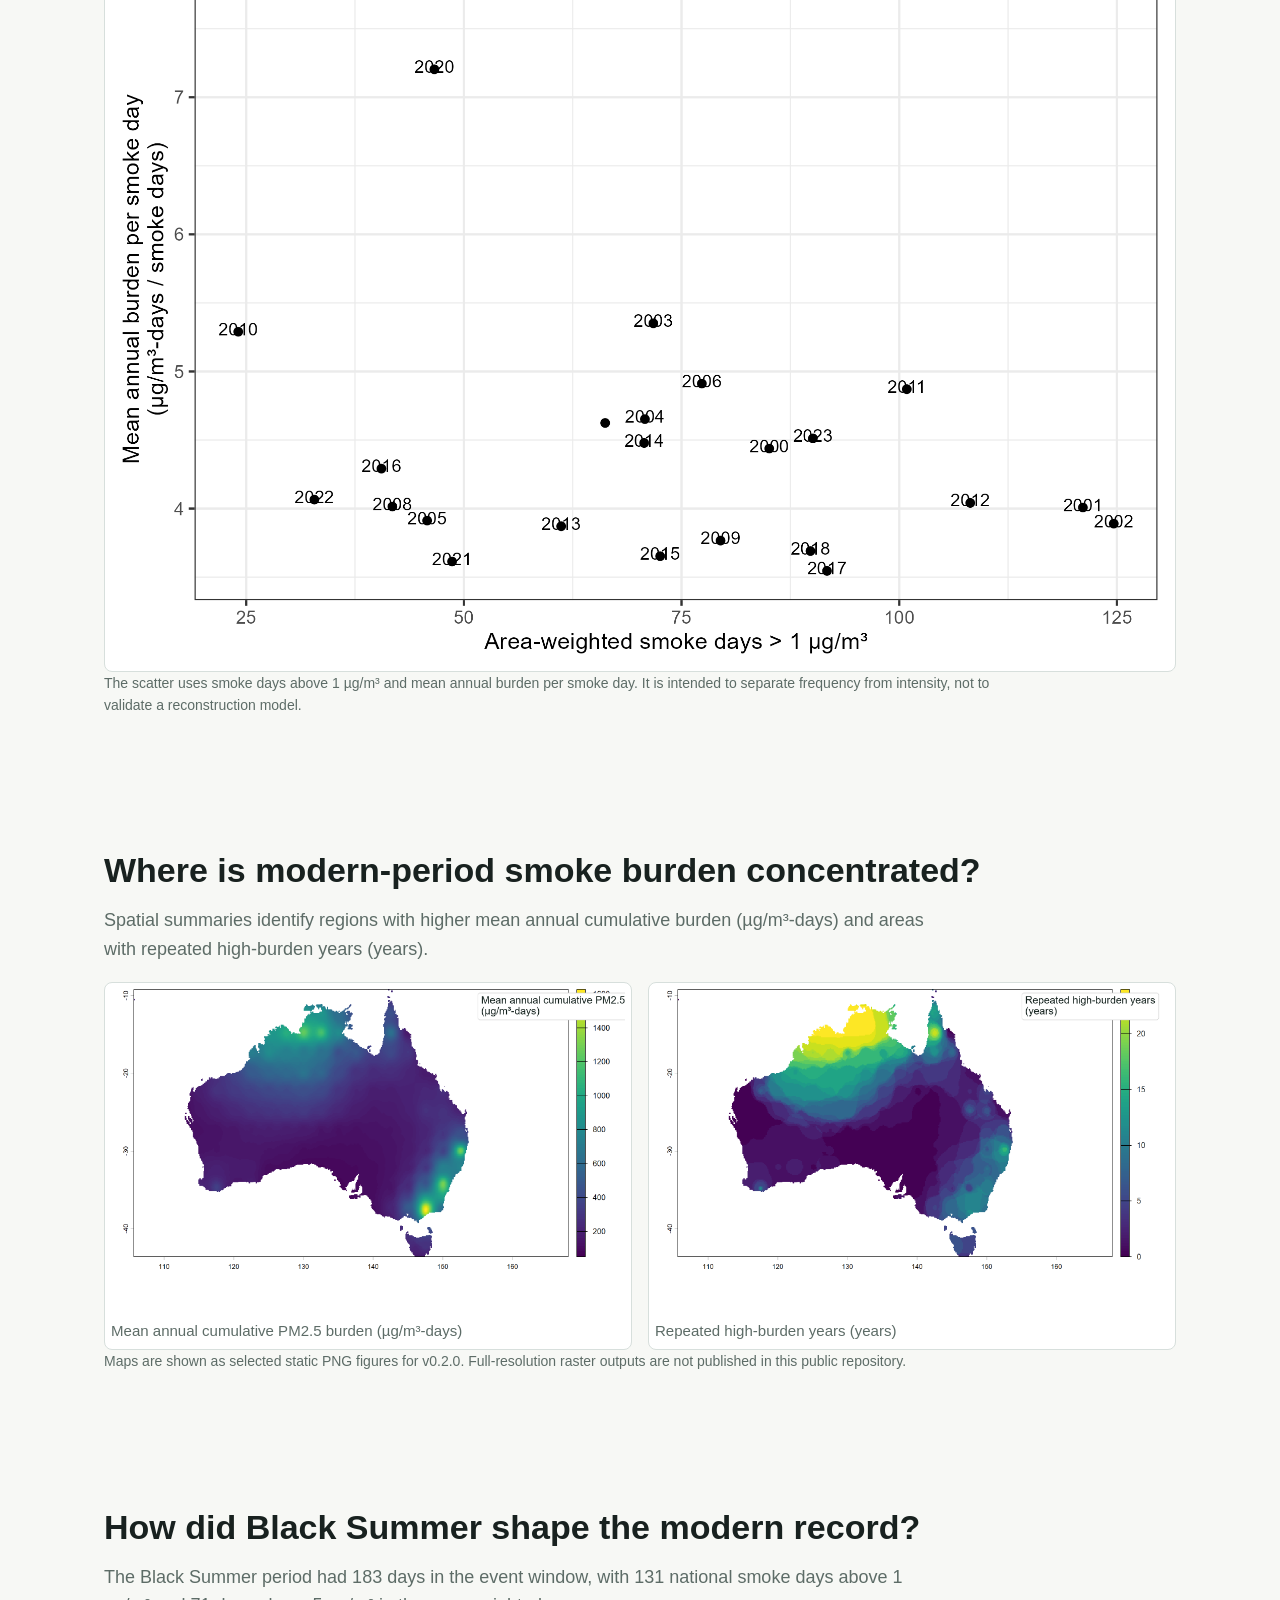
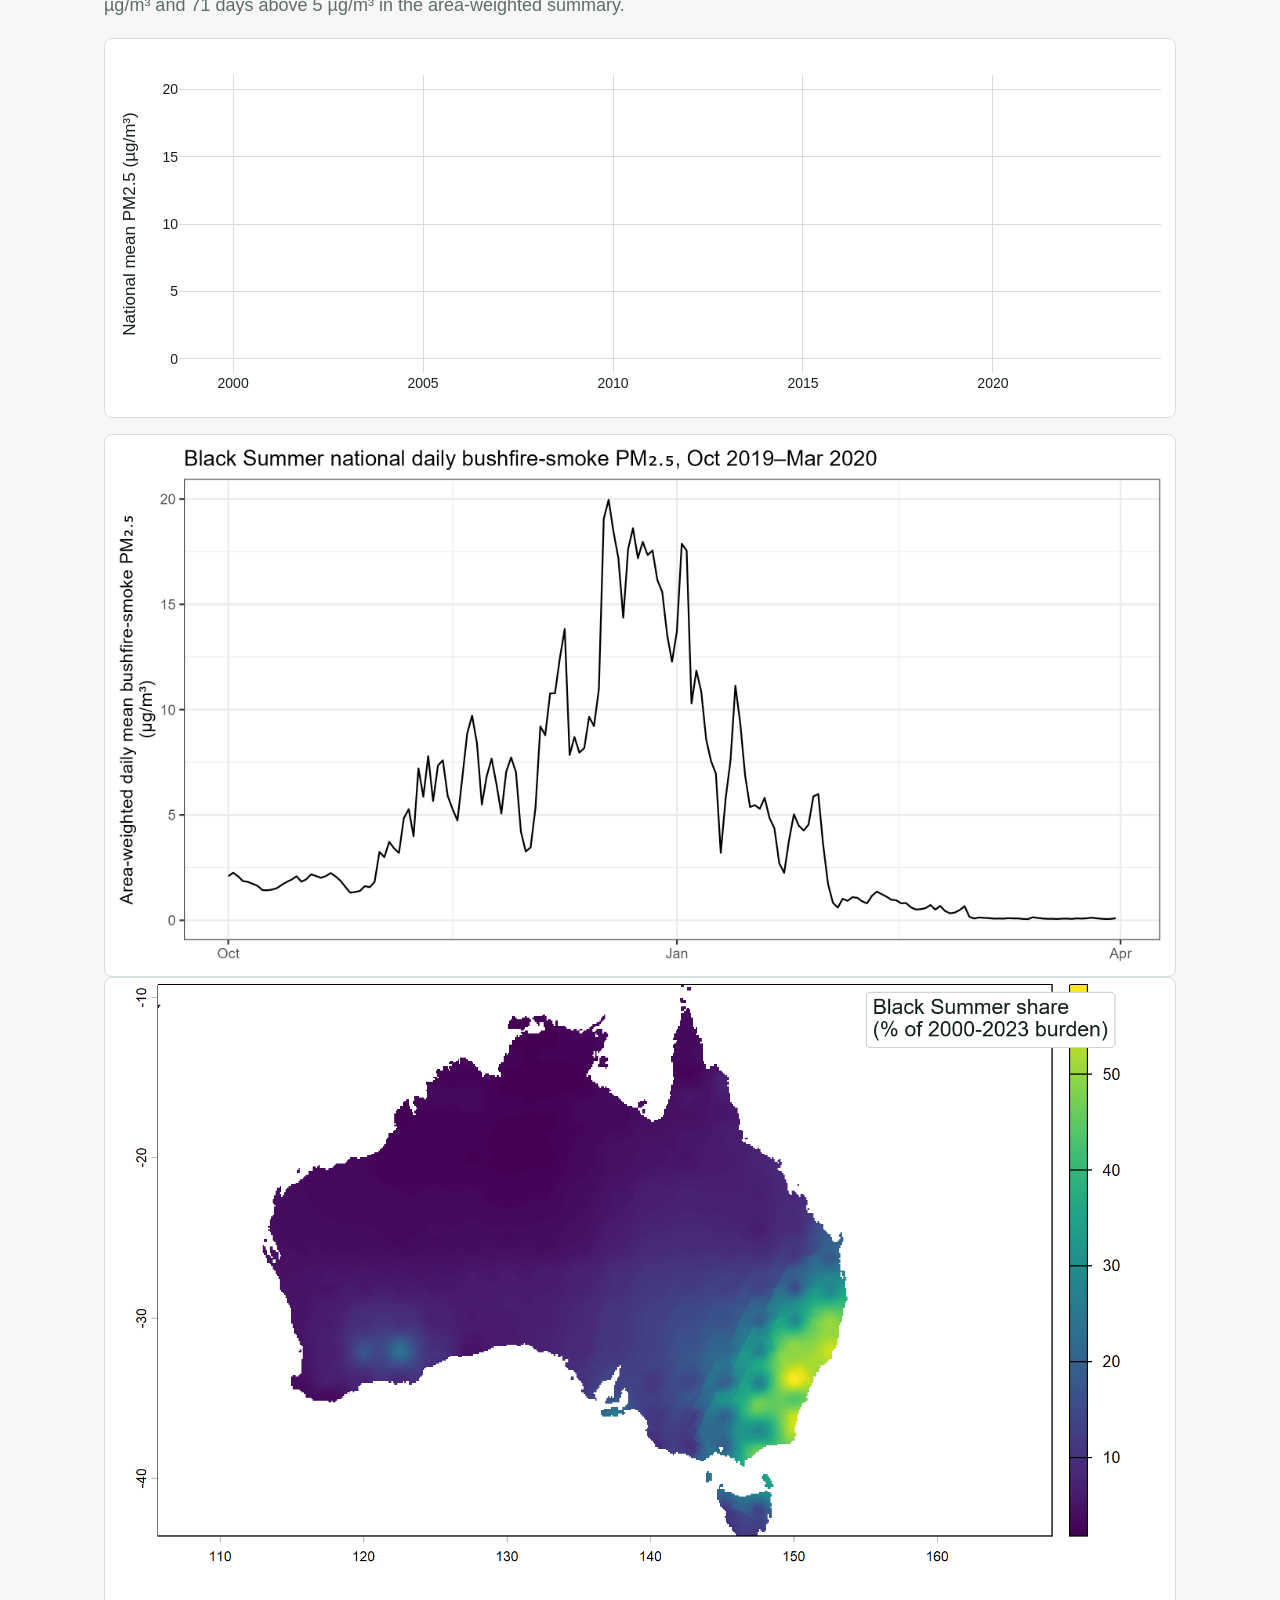
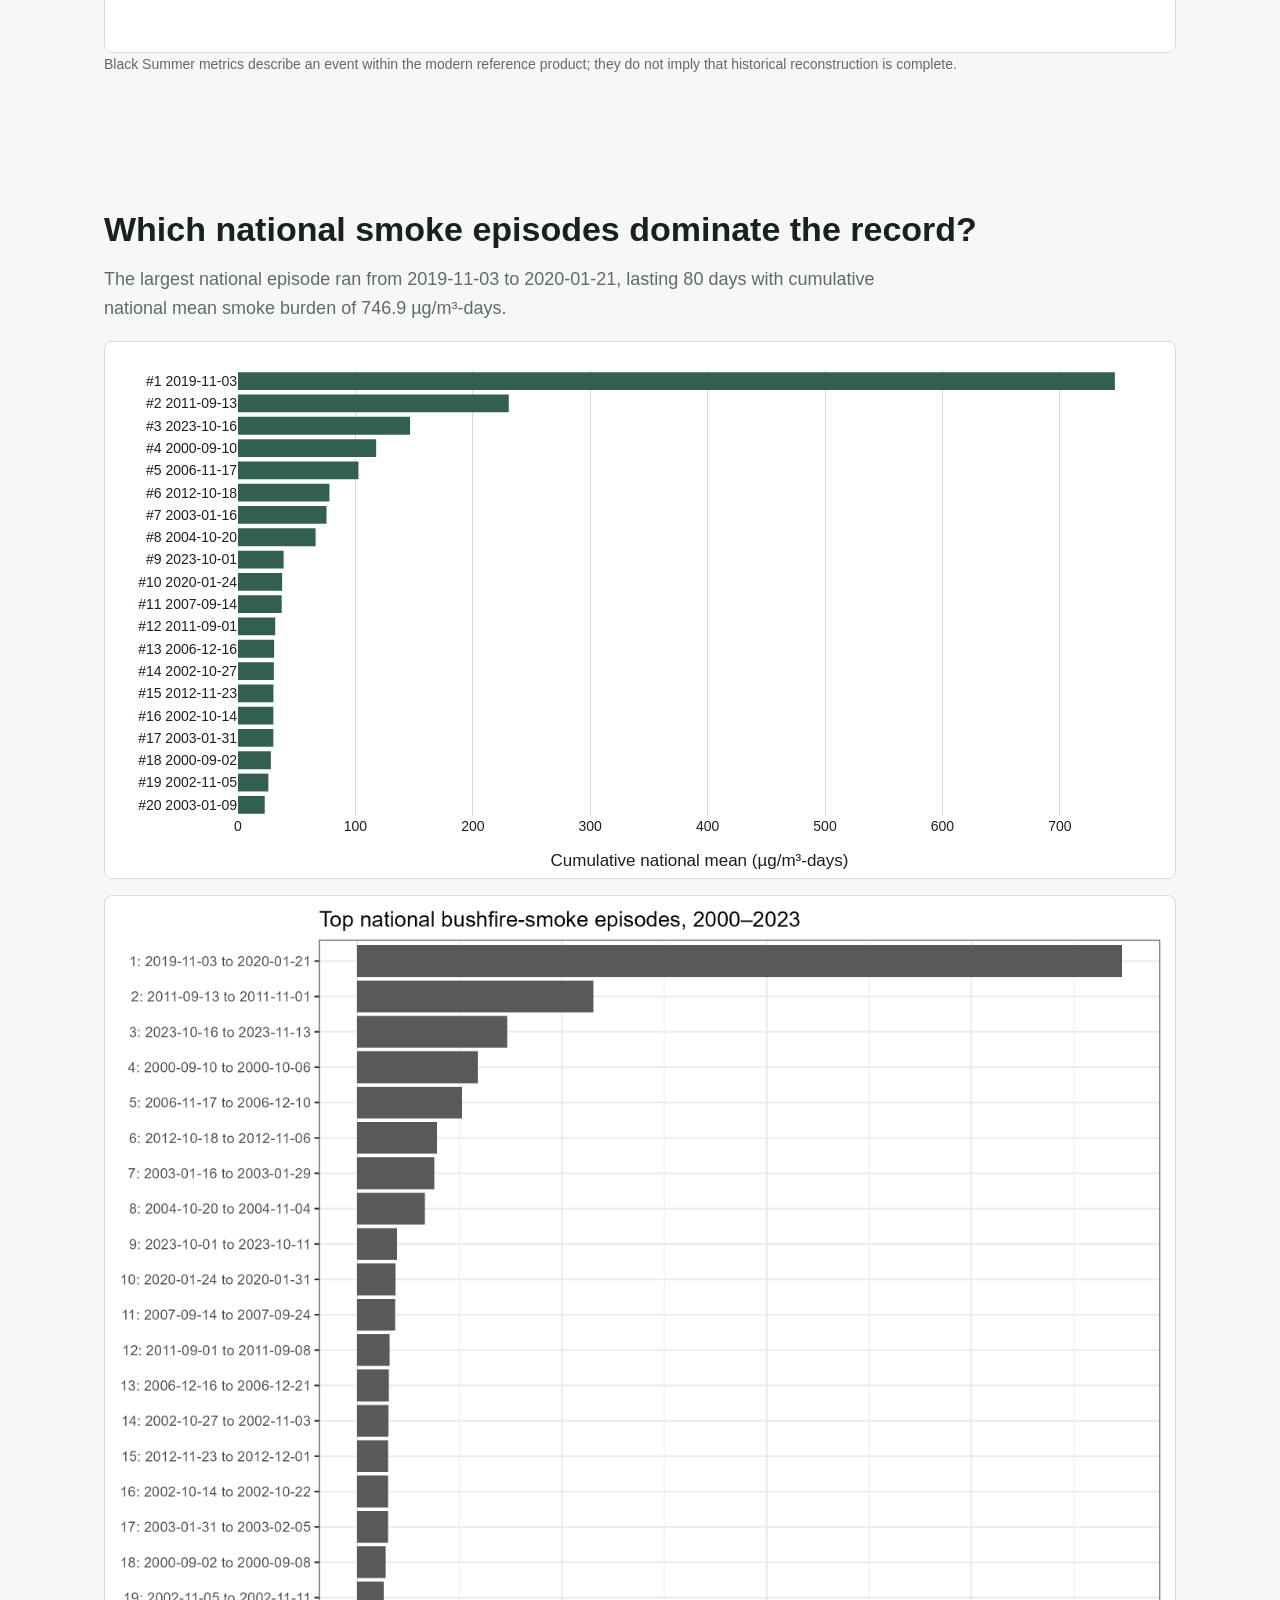
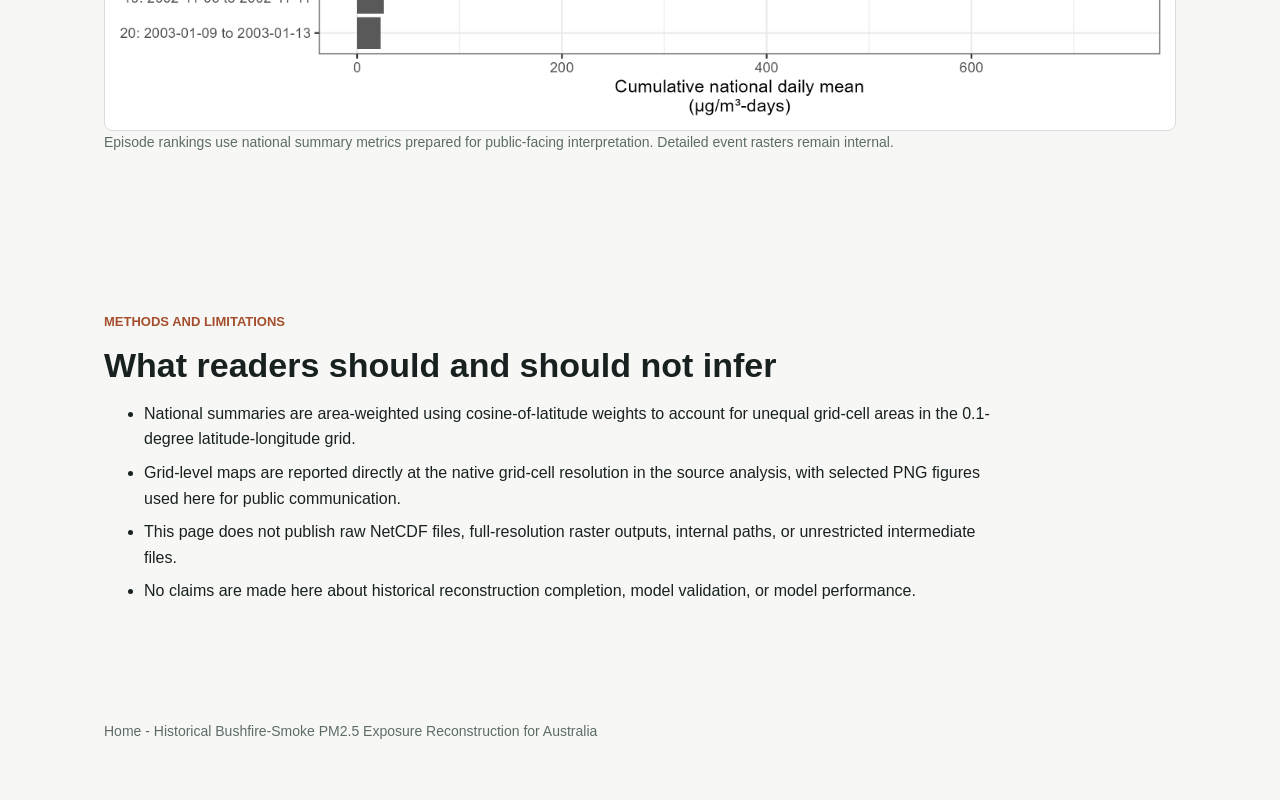
<file: modern-reference-period.html>
<!doctype html><html lang="en"><head><meta charset="utf-8"><meta name="viewport" content="width=device-width, initial-scale=1"><title>Modern Reference Period | Bushfire-Smoke PM2.5 Australia</title><link rel="stylesheet" href="style.css"></head><body><header class="site-header"><nav class="nav" aria-label="Main navigation"><a class="brand" href="index.html">Bushfire-Smoke PM2.5 Australia</a><div class="nav-links"><a href="framework.html">Framework</a><a href="data-foundation.html">Data foundation</a><a href="modern-reference-period.html">Modern reference</a><a href="data-catalogue.html">Data catalogue</a><a href="progress-log.html">Progress log</a><a href="review-evidence.html">Review evidence</a></div></nav></header><main><section class="page-hero"><p class="eyebrow">Modern Reference Period, 2000-2023</p><h1>CARE modern reference-period smoke-burden evidence package</h1><p class="lead">This phase characterises the modern reference period using the existing CARE daily bushfire-smoke PM2.5 product for Australia at 0.1-degree resolution. It provides the benchmark exposure surface for metric derivation, event diagnostics, model testing, and historical extension.</p></section><section class="section note-band"><h2>Interpretation rule</h2><p>These outputs describe the modern CARE reference product. They should not be interpreted as results from the historical reconstruction model. The next stages will integrate historical predictors, develop the reconstruction workflow, and quantify period-specific uncertainty.</p></section><section class="section"><div class="section-heading"><p class="eyebrow">Metrics Derived</p><h2>What this evidence package summarises</h2></div><div class="metric-grid"><span>Annual cumulative smoke load</span><span>Smoke-day counts above thresholds</span><span>High-exposure percentiles</span><span>Duration-intensity summaries</span><span>Repeated high-burden years</span><span>Black Summer event metrics</span><span>Top national smoke episodes</span><span>Area-weighted national summaries</span></div></section><section class="section figure-block"><h2>How has national smoke burden varied over time?</h2><p class="figure-message">Annual cumulative smoke load highlights strong year-to-year variability, with 2019 standing out as the highest-burden year in the modern reference period.</p><div id="annual-cumload-chart" class="interactive-chart"></div><figure><img src="assets/img/fig_national_annual_cumload_2000_2023.png" alt="National annual cumulative smoke load, Australia, 2000 to 2023"></figure><p class="figure-note">National summaries are area-weighted using cosine-of-latitude weights. This is a modern reference-period analysis, not a historical reconstruction output.</p></section><section class="section figure-block"><h2>Are high-burden years driven by duration or intensity?</h2><p class="figure-message">High-burden years combine smoke-day frequency and intensity. In Phase 01, 2019 shows both high duration and high mean burden per smoke day.</p><div id="duration-intensity-chart" class="interactive-chart"></div><figure><img src="assets/img/fig_duration_intensity_decomposition.png" alt="Duration-intensity decomposition of annual bushfire-smoke burden"></figure><p class="figure-note">The scatter uses smoke days above 1 µg/m³ and mean annual burden per smoke day. It is intended to separate frequency from intensity, not to validate a reconstruction model.</p></section><section class="section figure-block"><h2>Where is modern-period smoke burden concentrated?</h2><p class="figure-message">Spatial summaries identify regions with higher mean annual cumulative burden (&micro;g/m&sup3;-days) and areas with repeated high-burden years (years).</p><div class="figure-pair"><figure><img src="assets/img/web_map_mean_annual_cumload_2000_2023.png" alt="Map of mean annual cumulative bushfire-smoke PM2.5 load, 2000 to 2023"><figcaption>Mean annual cumulative PM2.5 burden (&micro;g/m&sup3;-days)</figcaption></figure><figure><img src="assets/img/web_map_repeated_high_burden_years_2000_2023.png" alt="Map of repeated high-burden years, 2000 to 2023"><figcaption>Repeated high-burden years (years)</figcaption></figure></div><p class="figure-note">Maps are shown as selected static PNG figures for v0.2.0. Full-resolution raster outputs are not published in this public repository.</p></section><section class="section figure-block"><h2>How did Black Summer shape the modern record?</h2><p class="figure-message">The Black Summer period had 183 days in the event window, with 131 national smoke days above 1 µg/m³ and 71 days above 5 µg/m³ in the area-weighted summary.</p><div id="black-summer-chart" class="interactive-chart"></div><figure><img src="assets/img/fig_black_summer_daily_national_mean.png" alt="Black Summer daily national mean bushfire-smoke PM2.5"></figure><figure><img src="assets/img/web_map_black_summer_share_of_total_burden.png" alt="Map of Black Summer share of total modern-period burden"></figure><p class="figure-note">Black Summer metrics describe an event within the modern reference product; they do not imply that historical reconstruction is complete.</p></section><section class="section figure-block"><h2>Which national smoke episodes dominate the record?</h2><p class="figure-message">The largest national episode ran from 2019-11-03 to 2020-01-21, lasting 80 days with cumulative national mean smoke burden of 746.9 µg/m³-days.</p><div id="top-episodes-chart" class="interactive-chart"></div><figure><img src="assets/img/fig_top_20_national_smoke_episodes.png" alt="Top 20 national smoke episodes"></figure><p class="figure-note">Episode rankings use national summary metrics prepared for public-facing interpretation. Detailed event rasters remain internal.</p></section><section class="section"><div class="section-heading"><p class="eyebrow">Methods and Limitations</p><h2>What readers should and should not infer</h2></div><ul class="clean-list"><li>National summaries are area-weighted using cosine-of-latitude weights to account for unequal grid-cell areas in the 0.1-degree latitude-longitude grid.</li><li>Grid-level maps are reported directly at the native grid-cell resolution in the source analysis, with selected PNG figures used here for public communication.</li><li>This page does not publish raw NetCDF files, full-resolution raster outputs, internal paths, or unrestricted intermediate files.</li><li>No claims are made here about historical reconstruction completion, model validation, or model performance.</li></ul></section><script src="https://cdn.plot.ly/plotly-2.35.2.min.js"></script><script src="assets/js/interactive-charts.js"></script></main><footer class="footer"><p><a href="index.html">Home</a> - Historical Bushfire-Smoke PM2.5 Exposure Reconstruction for Australia</p></footer></body></html>
</file>
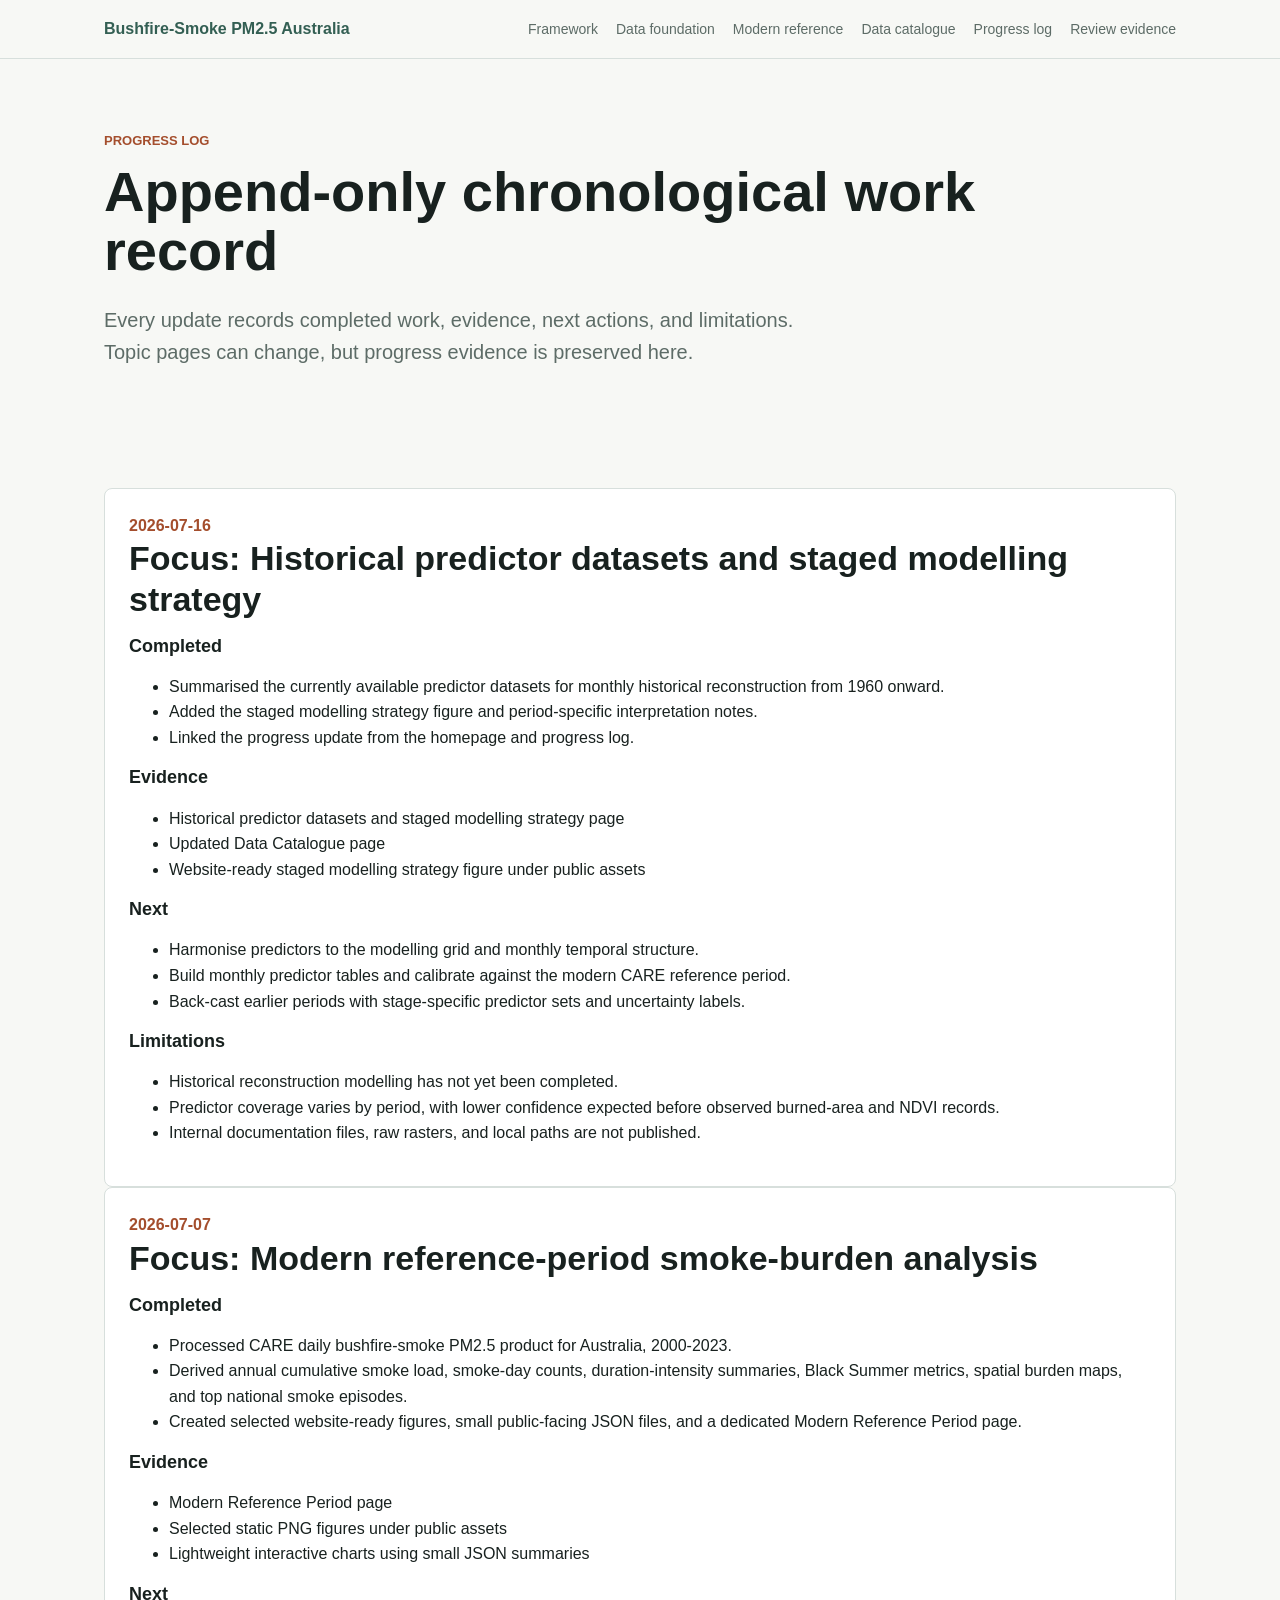
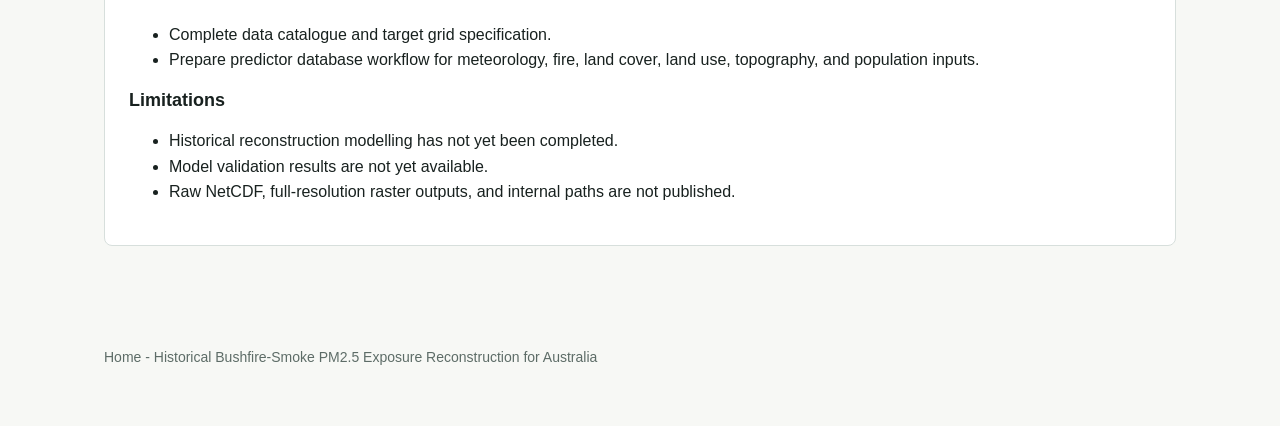
<file: progress-log.html>
<!doctype html><html lang="en"><head><meta charset="utf-8"><meta name="viewport" content="width=device-width, initial-scale=1"><title>Progress Log | Bushfire-Smoke PM2.5 Australia</title><link rel="stylesheet" href="style.css"></head><body><header class="site-header"><nav class="nav" aria-label="Main navigation"><a class="brand" href="index.html">Bushfire-Smoke PM2.5 Australia</a><div class="nav-links"><a href="framework.html">Framework</a><a href="data-foundation.html">Data foundation</a><a href="modern-reference-period.html">Modern reference</a><a href="data-catalogue.html">Data catalogue</a><a href="progress-log.html">Progress log</a><a href="review-evidence.html">Review evidence</a></div></nav></header><main><section class="page-hero"><p class="eyebrow">Progress Log</p><h1>Append-only chronological work record</h1><p class="lead">Every update records completed work, evidence, next actions, and limitations. Topic pages can change, but progress evidence is preserved here.</p></section><section class="section timeline-log"><article><time>2026-07-16</time><h2>Focus: Historical predictor datasets and staged modelling strategy</h2><h3>Completed</h3><ul><li>Summarised the currently available predictor datasets for monthly historical reconstruction from 1960 onward.</li><li>Added the staged modelling strategy figure and period-specific interpretation notes.</li><li>Linked the progress update from the homepage and progress log.</li></ul><h3>Evidence</h3><ul><li><a href="historical-predictors-strategy.html">Historical predictor datasets and staged modelling strategy page</a></li><li><a href="data-catalogue.html">Updated Data Catalogue page</a></li><li>Website-ready staged modelling strategy figure under public assets</li></ul><h3>Next</h3><ul><li>Harmonise predictors to the modelling grid and monthly temporal structure.</li><li>Build monthly predictor tables and calibrate against the modern CARE reference period.</li><li>Back-cast earlier periods with stage-specific predictor sets and uncertainty labels.</li></ul><h3>Limitations</h3><ul><li>Historical reconstruction modelling has not yet been completed.</li><li>Predictor coverage varies by period, with lower confidence expected before observed burned-area and NDVI records.</li><li>Internal documentation files, raw rasters, and local paths are not published.</li></ul></article><article><time>2026-07-07</time><h2>Focus: Modern reference-period smoke-burden analysis</h2><h3>Completed</h3><ul><li>Processed CARE daily bushfire-smoke PM2.5 product for Australia, 2000-2023.</li><li>Derived annual cumulative smoke load, smoke-day counts, duration-intensity summaries, Black Summer metrics, spatial burden maps, and top national smoke episodes.</li><li>Created selected website-ready figures, small public-facing JSON files, and a dedicated Modern Reference Period page.</li></ul><h3>Evidence</h3><ul><li><a href="modern-reference-period.html">Modern Reference Period page</a></li><li>Selected static PNG figures under public assets</li><li>Lightweight interactive charts using small JSON summaries</li></ul><h3>Next</h3><ul><li>Complete data catalogue and target grid specification.</li><li>Prepare predictor database workflow for meteorology, fire, land cover, land use, topography, and population inputs.</li></ul><h3>Limitations</h3><ul><li>Historical reconstruction modelling has not yet been completed.</li><li>Model validation results are not yet available.</li><li>Raw NetCDF, full-resolution raster outputs, and internal paths are not published.</li></ul></article></section></main><footer class="footer"><p><a href="index.html">Home</a> - Historical Bushfire-Smoke PM2.5 Exposure Reconstruction for Australia</p></footer></body></html>
</file>
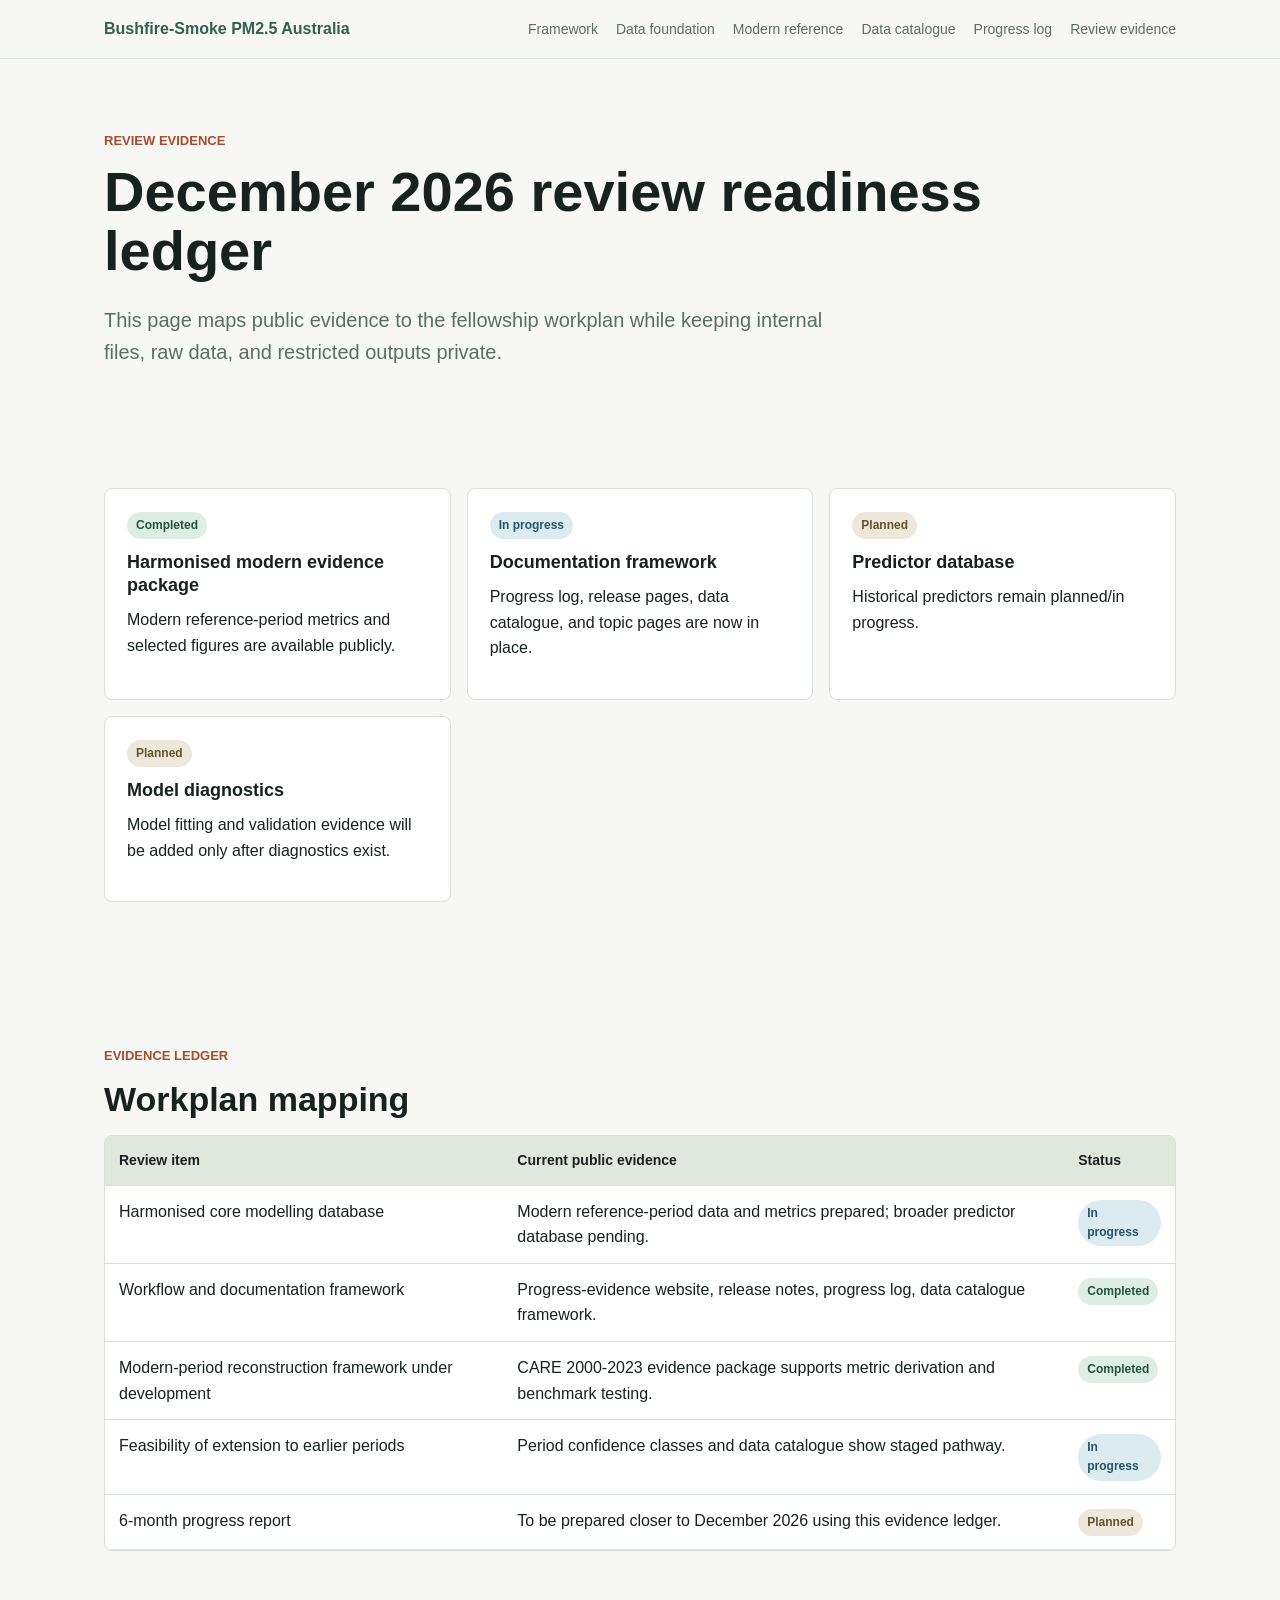
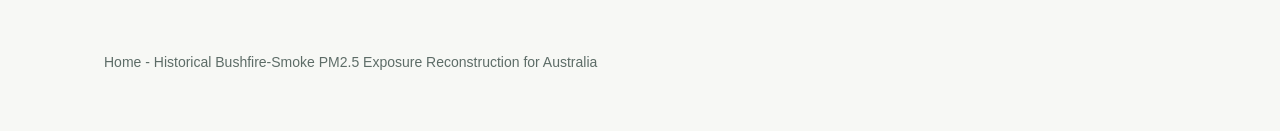
<file: review-evidence.html>
<!doctype html><html lang="en"><head><meta charset="utf-8"><meta name="viewport" content="width=device-width, initial-scale=1"><title>Review Evidence | Bushfire-Smoke PM2.5 Australia</title><link rel="stylesheet" href="style.css"></head><body><header class="site-header"><nav class="nav" aria-label="Main navigation"><a class="brand" href="index.html">Bushfire-Smoke PM2.5 Australia</a><div class="nav-links"><a href="framework.html">Framework</a><a href="data-foundation.html">Data foundation</a><a href="modern-reference-period.html">Modern reference</a><a href="data-catalogue.html">Data catalogue</a><a href="progress-log.html">Progress log</a><a href="review-evidence.html">Review evidence</a></div></nav></header><main><section class="page-hero"><p class="eyebrow">Review Evidence</p><h1>December 2026 review readiness ledger</h1><p class="lead">This page maps public evidence to the fellowship workplan while keeping internal files, raw data, and restricted outputs private.</p></section><section class="section"><div class="dashboard-grid"><article class="status-card"><span class="badge completed">Completed</span><h3>Harmonised modern evidence package</h3><p>Modern reference-period metrics and selected figures are available publicly.</p></article><article class="status-card"><span class="badge in-progress">In progress</span><h3>Documentation framework</h3><p>Progress log, release pages, data catalogue, and topic pages are now in place.</p></article><article class="status-card"><span class="badge planned">Planned</span><h3>Predictor database</h3><p>Historical predictors remain planned/in progress.</p></article><article class="status-card"><span class="badge planned">Planned</span><h3>Model diagnostics</h3><p>Model fitting and validation evidence will be added only after diagnostics exist.</p></article></div></section><section class="section"><div class="section-heading"><p class="eyebrow">Evidence Ledger</p><h2>Workplan mapping</h2></div><div class="table-wrap"><table><thead><tr><th>Review item</th><th>Current public evidence</th><th>Status</th></tr></thead><tbody><tr><td>Harmonised core modelling database</td><td>Modern reference-period data and metrics prepared; broader predictor database pending.</td><td><span class="badge in-progress">In progress</span></td></tr><tr><td>Workflow and documentation framework</td><td>Progress-evidence website, release notes, progress log, data catalogue framework.</td><td><span class="badge completed">Completed</span></td></tr><tr><td>Modern-period reconstruction framework under development</td><td>CARE 2000-2023 evidence package supports metric derivation and benchmark testing.</td><td><span class="badge completed">Completed</span></td></tr><tr><td>Feasibility of extension to earlier periods</td><td>Period confidence classes and data catalogue show staged pathway.</td><td><span class="badge in-progress">In progress</span></td></tr><tr><td>6-month progress report</td><td>To be prepared closer to December 2026 using this evidence ledger.</td><td><span class="badge planned">Planned</span></td></tr></tbody></table></div></section></main><footer class="footer"><p><a href="index.html">Home</a> - Historical Bushfire-Smoke PM2.5 Exposure Reconstruction for Australia</p></footer></body></html>
</file>
<file: style.css>
:root {
  --ink: #18211f;
  --muted: #5d6c67;
  --line: #d7dfdc;
  --paper: #f7f8f5;
  --white: #ffffff;
  --moss: #335f53;
  --rust: #a44e2d;
  --sky: #dcebef;
  --sage: #dfe8dc;
}

* {
  box-sizing: border-box;
}

html {
  scroll-behavior: smooth;
}

body {
  margin: 0;
  font-family: Arial, Helvetica, sans-serif;
  color: var(--ink);
  background: var(--paper);
  line-height: 1.6;
}

a {
  color: inherit;
  text-decoration: none;
}

.site-header {
  position: sticky;
  top: 0;
  z-index: 10;
  background: rgba(247, 248, 245, 0.94);
  border-bottom: 1px solid var(--line);
}

.nav {
  max-width: 1120px;
  margin: 0 auto;
  padding: 16px 24px;
  display: flex;
  align-items: center;
  justify-content: space-between;
  gap: 24px;
}

.brand {
  font-weight: 700;
  color: var(--moss);
}

.nav-links {
  display: flex;
  gap: 18px;
  color: var(--muted);
  font-size: 14px;
}

.nav-links a:hover {
  color: var(--ink);
}

.hero {
  max-width: 1120px;
  min-height: 78vh;
  margin: 0 auto;
  padding: 96px 24px 48px;
  display: grid;
  grid-template-columns: minmax(0, 1fr) 340px;
  gap: 48px;
  align-items: end;
}

.hero-copy {
  max-width: 760px;
}

.eyebrow {
  margin: 0 0 12px;
  color: var(--rust);
  font-size: 13px;
  font-weight: 700;
  letter-spacing: 0;
  text-transform: uppercase;
}

h1,
h2,
h3,
p {
  margin-top: 0;
}

h1 {
  margin-bottom: 24px;
  font-size: 56px;
  line-height: 1.04;
  letter-spacing: 0;
}

h2 {
  margin-bottom: 16px;
  font-size: 34px;
  line-height: 1.18;
  letter-spacing: 0;
}

h3 {
  margin-bottom: 10px;
  font-size: 18px;
  line-height: 1.28;
  letter-spacing: 0;
}

.lead {
  max-width: 720px;
  color: var(--muted);
  font-size: 20px;
}

.status-panel {
  border: 1px solid var(--line);
  background: var(--white);
  padding: 22px;
  display: grid;
  gap: 18px;
}

.status-panel div {
  padding-bottom: 16px;
  border-bottom: 1px solid var(--line);
}

.status-panel div:last-child {
  padding-bottom: 0;
  border-bottom: 0;
}

.status-label {
  display: block;
  margin-bottom: 5px;
  color: var(--muted);
  font-size: 13px;
}

.section {
  max-width: 1120px;
  margin: 0 auto;
  padding: 72px 24px;
}

.section-heading {
  max-width: 720px;
}

.grid {
  display: grid;
  gap: 18px;
}

.three {
  grid-template-columns: repeat(3, minmax(0, 1fr));
}

.card {
  min-height: 210px;
  padding: 24px;
  background: var(--white);
  border: 1px solid var(--line);
  border-radius: 8px;
}

.card:nth-child(2) {
  background: var(--sage);
}

.card:nth-child(3) {
  background: var(--sky);
}

.foundation-layout {
  display: grid;
  grid-template-columns: minmax(0, 1.15fr) minmax(0, 0.85fr);
  gap: 18px;
  margin-top: 24px;
}

.feature-card {
  padding: 28px;
  background: var(--white);
  border: 1px solid var(--line);
  border-radius: 8px;
}

.muted-card {
  background: var(--sage);
}

.text-link {
  display: inline-block;
  margin-top: 8px;
  color: var(--moss);
  font-weight: 700;
  border-bottom: 1px solid currentColor;
}

.chart-grid {
  display: grid;
  grid-template-columns: repeat(2, minmax(0, 1fr));
  gap: 18px;
  margin: 24px 0 14px;
}

.chart-grid figure {
  margin: 0;
  padding: 12px;
  background: var(--white);
  border: 1px solid var(--line);
  border-radius: 8px;
}

.chart-grid img {
  display: block;
  width: 100%;
  height: auto;
}

.wide-figure {
  grid-column: 1 / -1;
}

.publication-heading {
  margin-top: 56px;
}

.publication-list {
  display: grid;
  grid-template-columns: repeat(2, minmax(0, 1fr));
  gap: 18px;
  margin-top: 22px;
}

.publication-card {
  min-height: 250px;
  padding: 24px;
  background: var(--white);
  border: 1px solid var(--line);
  border-radius: 8px;
}

.publication-card span {
  display: block;
  margin-bottom: 10px;
  color: var(--rust);
  font-size: 13px;
  font-weight: 700;
}

.publication-figure {
  margin: 18px 0;
  padding: 8px;
  background: var(--paper);
  border: 1px solid var(--line);
  border-radius: 8px;
}

.publication-figure img {
  display: block;
  width: 100%;
  height: auto;
}

.timeline {
  display: grid;
  gap: 16px;
  margin-top: 28px;
}

.timeline-item {
  display: grid;
  grid-template-columns: 170px minmax(0, 1fr);
  gap: 28px;
  padding: 24px 0;
  border-top: 1px solid var(--line);
}

.timeline-item span {
  color: var(--rust);
  font-weight: 700;
}

.notice {
  max-width: none;
  background: var(--moss);
  color: var(--white);
}

.notice > div {
  max-width: 1120px;
  margin: 0 auto;
  padding: 0 24px;
}

.notice .eyebrow {
  color: #f0b28e;
}

.notice p {
  max-width: 760px;
  color: #e7efeb;
}

.small {
  color: var(--muted);
  font-size: 14px;
}

.profile-links {
  display: flex;
  flex-wrap: wrap;
  gap: 10px;
  margin: 18px 0 20px;
}

.profile-links a {
  padding: 8px 12px;
  color: var(--moss);
  background: var(--white);
  border: 1px solid var(--line);
  border-radius: 8px;
  font-size: 14px;
  font-weight: 700;
}

.profile-links a:hover {
  border-color: var(--moss);
}

.footer {
  max-width: 1120px;
  margin: 0 auto;
  padding: 28px 24px 44px;
  color: var(--muted);
  font-size: 14px;
}

@media (max-width: 820px) {
  .nav {
    align-items: flex-start;
    flex-direction: column;
  }

  .nav-links {
    flex-wrap: wrap;
  }

  .hero {
    min-height: auto;
    grid-template-columns: 1fr;
    padding-top: 64px;
  }

  h1 {
    font-size: 38px;
  }

  h2 {
    font-size: 28px;
  }

  .lead {
    font-size: 18px;
  }

  .three,
  .foundation-layout,
  .chart-grid,
  .publication-list {
    grid-template-columns: 1fr;
  }

  .wide-figure {
    grid-column: auto;
  }

  .timeline-item {
    grid-template-columns: 1fr;
    gap: 8px;
  }
}

/* v0.2.0 progress-evidence layout */
.compact-hero { min-height: auto; padding-top: 72px; }
.page-hero { max-width: 1120px; margin: 0 auto; padding: 72px 24px 28px; }
.page-hero h1 { max-width: 900px; }
.dashboard-grid { display: grid; grid-template-columns: repeat(3, minmax(0, 1fr)); gap: 16px; }
.status-card, .feature-panel { background: var(--white); border: 1px solid var(--line); border-radius: 8px; padding: 22px; }
.status-card h3 { margin-top: 12px; }
.badge { display: inline-flex; align-items: center; min-height: 26px; padding: 4px 9px; border-radius: 999px; font-size: 12px; font-weight: 700; }
.completed { background: #dfeee5; color: #22543d; }
.in-progress { background: #dcebef; color: #24536a; }
.planned { background: #eee8dc; color: #66512b; }
.pending { background: #f3e1d8; color: #7a3824; }
.internal-only { background: #ececec; color: #4a4a4a; }
.feature-panel { display: grid; grid-template-columns: minmax(0, 1fr) auto; align-items: center; gap: 22px; }
.button-link { display: inline-flex; align-items: center; justify-content: center; padding: 10px 14px; color: var(--white); background: var(--moss); border-radius: 8px; font-weight: 700; }
.link-grid { display: grid; grid-template-columns: repeat(4, minmax(0, 1fr)); gap: 12px; }
.link-grid a { padding: 16px; background: var(--white); border: 1px solid var(--line); border-radius: 8px; color: var(--moss); font-weight: 700; }
.table-wrap { overflow-x: auto; background: var(--white); border: 1px solid var(--line); border-radius: 8px; }
table { width: 100%; border-collapse: collapse; min-width: 840px; }
th, td { padding: 13px 14px; border-bottom: 1px solid var(--line); vertical-align: top; text-align: left; }
th { background: var(--sage); font-size: 14px; }
.note-band { max-width: none; background: var(--sage); }
.note-band h2, .note-band p { max-width: 1120px; margin-left: auto; margin-right: auto; }
.metric-grid { display: grid; grid-template-columns: repeat(4, minmax(0, 1fr)); gap: 10px; }
.metric-grid span { padding: 12px; background: var(--white); border: 1px solid var(--line); border-radius: 8px; font-weight: 700; color: var(--moss); }
.figure-block { padding-top: 48px; }
.figure-message { max-width: 820px; color: var(--muted); font-size: 18px; }
.figure-note { max-width: 900px; color: var(--muted); font-size: 14px; }
.figure-block figure { margin: 14px 0 16px; padding: 6px; background: var(--white); border: 1px solid var(--line); border-radius: 8px; }
.figure-block img { display: block; width: 100%; height: auto; }
.figure-pair { display: grid; grid-template-columns: repeat(2, minmax(0, 1fr)); gap: 16px; }
.interactive-chart { min-height: 380px; margin: 16px 0; background: var(--white); border: 1px solid var(--line); border-radius: 8px; padding: 8px; }
.clean-list { max-width: 900px; }
.clean-list li { margin: 8px 0; }
.timeline-log article { background: var(--white); border: 1px solid var(--line); border-radius: 8px; padding: 24px; }
.timeline-log time { color: var(--rust); font-weight: 700; }
@media (max-width: 920px) { .dashboard-grid, .link-grid, .metric-grid, .figure-pair { grid-template-columns: 1fr; } .feature-panel { grid-template-columns: 1fr; } }
.figure-pair figure, .figure-block figure {
  margin: 0;
}

.figure-pair figcaption, .figure-block figcaption {
  margin-top: 0.55rem;
  color: var(--muted);
  font-size: 0.94rem;
}

.strategy-figure img {
  max-height: 760px;
  object-fit: contain;
}

.strategy-figure figcaption {
  max-width: 920px;
}
</file>
